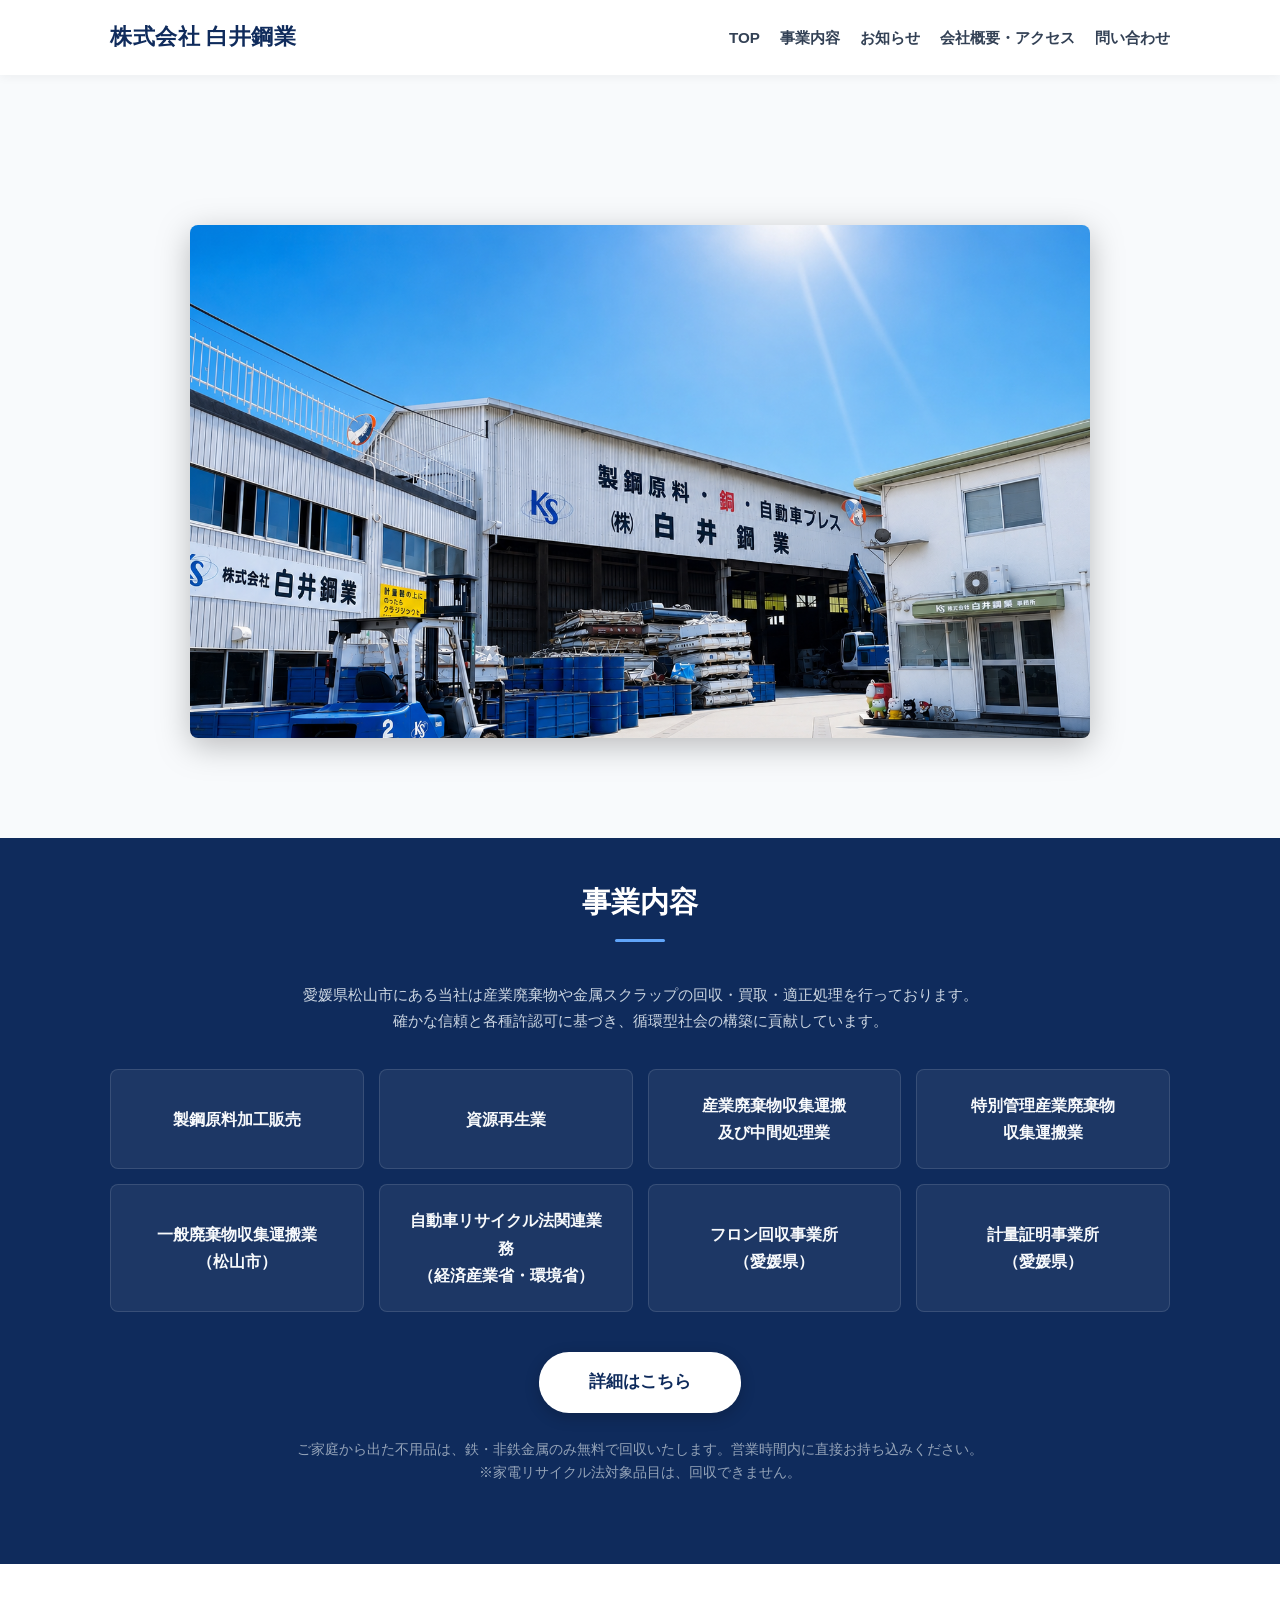
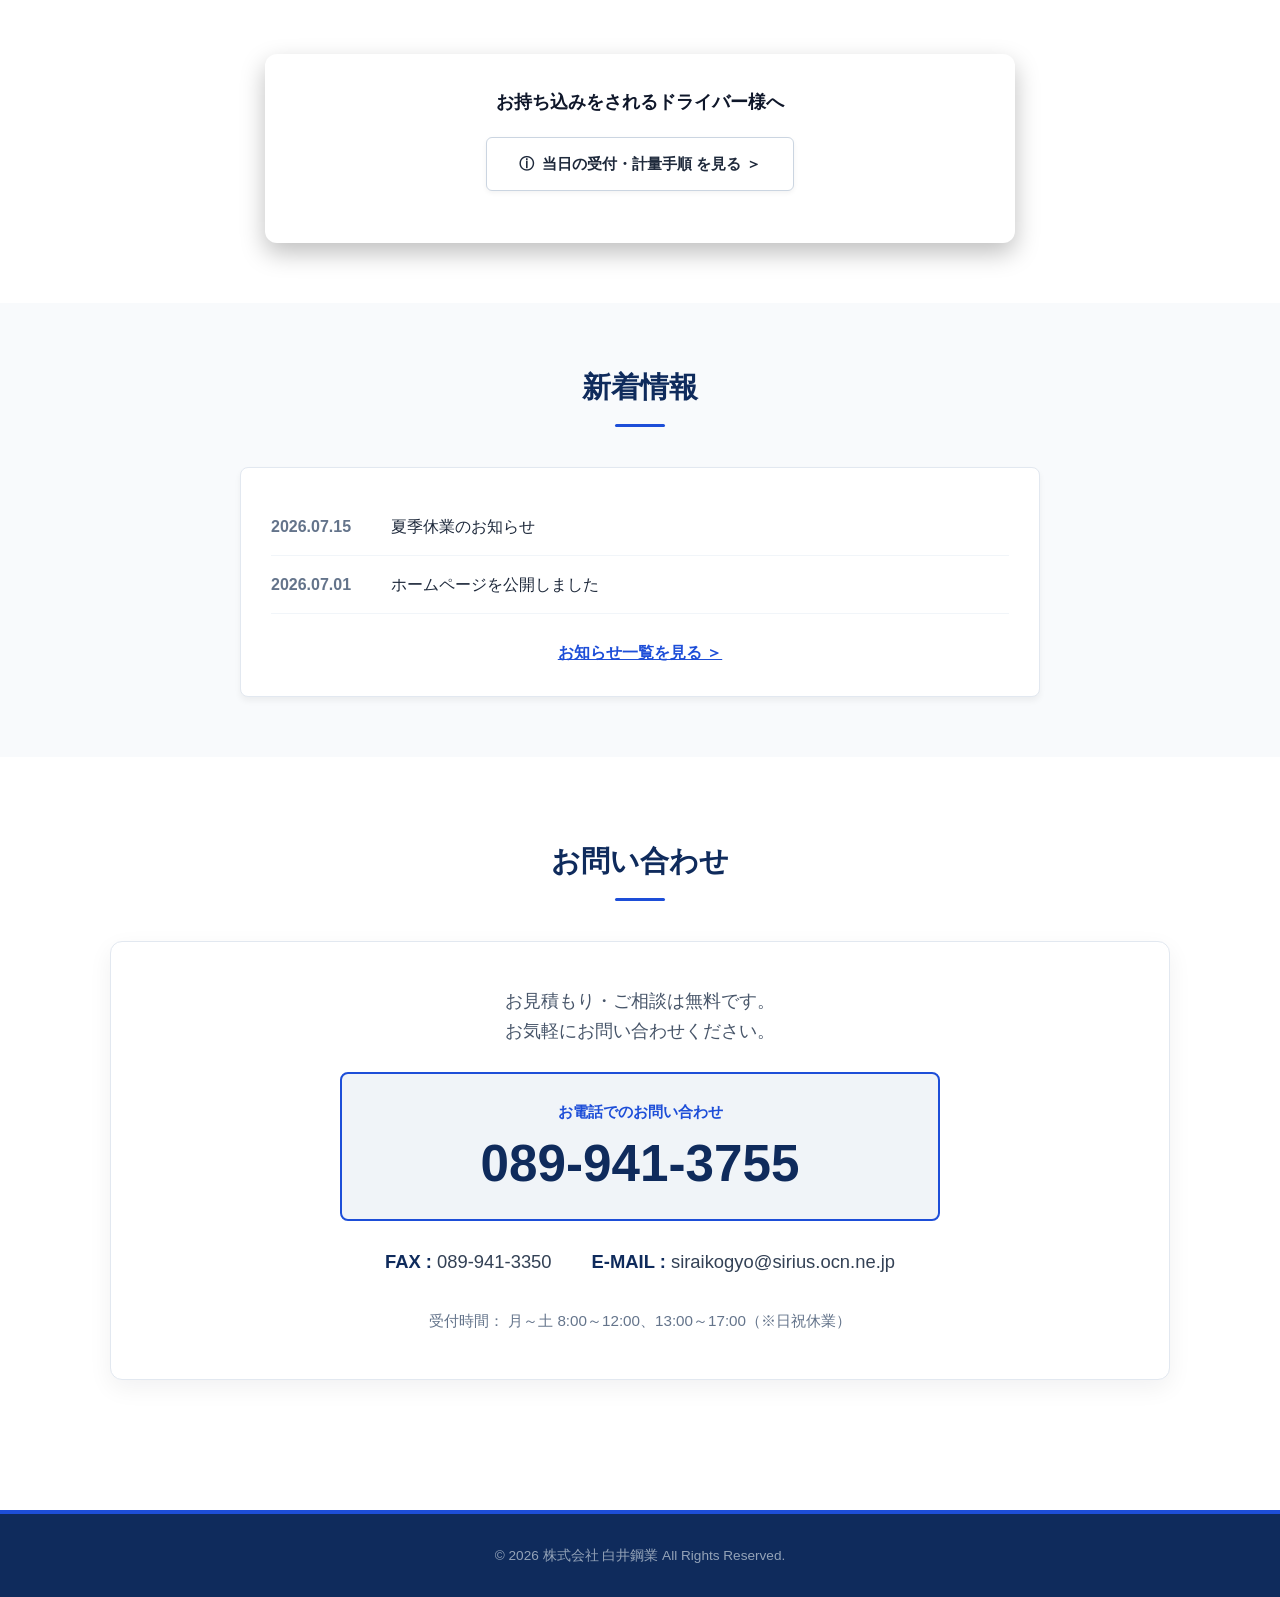
<file: index.html>
<!DOCTYPE html>
<html lang="ja">
<head>
    <meta charset="UTF-8">
    <meta name="viewport" content="width=device-width, initial-scale=1.0">
    <title>株式会社 白井鋼業</title>
    
    <!-- 検索結果に表示させる説明文 -->
    <meta name="description" content="愛媛県松山市にある当社は産業廃棄物や金属スクラップの回収・買取・適正処理を行っております。確かな信頼と各種許認可に基づき、循環型社会の構築に貢献しています。製鋼原料加工販売、資源再生業、産業廃棄物収集運搬及び中間処理業。">
    
    <!-- 検索結果やSNSで表示させる画像（外観画像のファイル名を指定） -->
    <meta property="og:image" content="https://ks-shiraikogyo.com/gaikan.jpg">

    <link rel="stylesheet" href="style.css">
</head>
<body>

   <header>
    <div class="header-wrap">
        <div class="logo"><a href="index.html">株式会社 白井鋼業</a></div>
        
        <!-- スマホ用メニューボタン -->
        <button class="menu-btn" id="menuBtn">
            <span></span>
            <span></span>
            <span></span>
        </button>

        <nav>
            <ul class="nav-links" id="navLinks">
                <li><a href="index.html">TOP</a></li>
                <li><a href="#business">事業内容</a></li>
                <li><a href="news.html">お知らせ</a></li>
                <li><a href="about.html">会社概要・アクセス</a></li>
                <li><a href="#contact">問い合わせ</a></li>
            </ul>
        </nav>
    </div>
</header>

<section class="hero">
        <div class="hero-content container">
            <img src="gaikan.png" alt="株式会社白井鋼業 会社外観" class="fade-in-up">
            
            </div>
        </div>
    </section>

    <section id="business">
        <div class="container">
            <h2 class="section-title">事業内容</h2>
            <p style="text-align: center; margin-bottom: 35px; color: #cbd5e1; font-size: 0.95rem;">愛媛県松山市にある当社は産業廃棄物や金属スクラップの回収・買取・適正処理を行っております。<br>確かな信頼と各種許認可に基づき、循環型社会の構築に貢献しています。</p>
            
            <div class="business-card-grid">
                <div class="business-card">製鋼原料加工販売</div>
                <div class="business-card">資源再生業</div>
                <div class="business-card">産業廃棄物収集運搬<br>及び中間処理業</div>
                <div class="business-card">特別管理産業廃棄物<br>収集運搬業</div>
                <div class="business-card">一般廃棄物収集運搬業<br>（松山市）</div>
                <div class="business-card">自動車リサイクル法関連業務<br>（経済産業省・環境省）</div>
                <div class="business-card">フロン回収事業所<br>（愛媛県）</div>
                <div class="business-card">計量証明事業所<br>（愛媛県）</div>
            </div>

            <div class="business-btn-wrap">
                <a href="business.html" class="btn-business-detail">詳細はこちら</a>
            </div>


 <p class="individual-note">ご家庭から出た不用品は、鉄・非鉄金属のみ無料で回収いたします。営業時間内に直接お持ち込みください。<br>※家電リサイクル法対象品目は、回収できません。</p>

               </section>

<!-- ② お持ち込みのご案内（余白調整＆タイトル統一版） -->
    <section id="visit-guide" style="padding: 60px 0;">
    <div class="container">

        <div style="background: #ffffff; border-radius: 12px; padding: 32px 20px; text-align: center; max-width: 750px; margin: 30px auto 0 auto; box-shadow: 0 10px 25px rgba(0,0,0,0.25);">
            
            </p>
            <h3 style="font-size: 1.15rem; color: #0f172a; margin-bottom: 20px; font-weight: bold; border: none; padding: 0;">
                お持ち込みをされるドライバー様へ
            </h3>
            
            <div style="margin-bottom: 20px;">
<a href="visit.html" style="display: inline-flex; align-items: center; justify-content: center; gap: 8px; background: #ffffff; color: #1e293b; border: 1px solid #cbd5e1; font-weight: bold; padding: 13px 32px; border-radius: 6px; text-decoration: none; font-size: 0.95rem; box-shadow: 0 2px 5px rgba(0,0,0,0.05); transition: all 0.2s ease;">
                        <span>ⓘ</span> 当日の受付・計量手順 を見る ＞
                    </a>
            </div>

        </div>
    </div>
</section>


 <!-- 新着情報セクション -->
<section id="news-section" style="background: #f8fafc; padding: 60px 0;">
    <div class="container">
        <h2 class="section-title">新着情報</h2>
        <div class="news-frame" style="background: #fff; border: 1px solid #e2e8f0; border-radius: 8px; padding: 30px; max-width: 800px; margin: 0 auto; box-shadow: 0 4px 6px rgba(0,0,0,0.05);">
            <ul class="news-list">
                <li style="padding: 15px 0; border-bottom: 1px solid #f1f5f9; display: flex; gap: 20px;">
                    <span style="color: #64748b; font-weight: bold; min-width: 100px;">2026.07.15</span>
                    <span style="color: var(--dark-color);">夏季休業のお知らせ</span>
                </li>
                <li style="padding: 15px 0; border-bottom: 1px solid #f1f5f9; display: flex; gap: 20px;">
                    <span style="color: #64748b; font-weight: bold; min-width: 100px;">2026.07.01</span>
                    <span style="color: var(--dark-color);">ホームページを公開しました</span>
                </li>
            </ul>
            <div style="text-align: center; margin-top: 25px;">
                <a href="news.html" style="color: var(--secondary-color); font-weight: bold; text-decoration: underline;">お知らせ一覧を見る ＞</a>
            </div>
        </div>
    </div>
</section>


    <section id="contact">
        <div class="container">
            <h2 class="section-title">お問い合わせ</h2>
            <div class="contact-box">
                <p style="font-size: 1.1rem; color: #475569; font-weight: 500;">お見積もり・ご相談は無料です。<br>お気軽にお問い合わせください。</p>
                
                <div class="tel-card">
                    <label>お電話でのお問い合わせ</label>
                    <div class="tel-number"><a href="tel:0899413755">089-941-3755</a></div>
                </div>

<!-- ==========================================
     PC用レイアウト（横並び・元通り）
     ========================================== -->
<div class="pc-contact-info">
    <div class="sub-contact-line">
        <span><strong>FAX :</strong> 089-941-3350</span>
        <span><strong>E-MAIL :</strong> <a href="mailto:siraikogyo@sirius.ocn.ne.jp">siraikogyo@sirius.ocn.ne.jp</a></span>
    </div>
    <p style="margin-top: 30px; color: #64748b; font-size: 0.95rem;">
        受付時間： 月～土 8:00～12:00、13:00～17:00（※日祝休業）
    </p>
</div>

<!-- ==========================================
     スマホ用レイアウト（コロン縦揃え・綺麗版）
     ========================================== -->
<div class="sp-contact-info">
    <div class="contact-info-table">
        <div class="info-row">
            <div class="info-label">FAX</div>
            <div class="info-colon">:</div>
            <div class="info-value">089-941-3350</div>
        </div>
        <div class="info-row">
            <div class="info-label">E-MAIL</div>
            <div class="info-colon">:</div>
            <div class="info-value"><a href="mailto:siraikogyo@sirius.ocn.ne.jp">siraikogyo@sirius.ocn.ne.jp</a></div>
        </div>
        <div class="info-row">
            <div class="info-label">受付時間</div>
            <div class="info-colon">:</div>
            <div class="info-value">
    <div class="hours-time-list">
        <div>08:00～12:00、13:00～17:00</div>
        <div> <span class="holiday">※日祝休業</span></div>
    </div>
                </div>
            </div>
        </div>
    </div>
</div>
    </section>

    <footer>
        <p>&copy; 2026 株式会社 白井鋼業 All Rights Reserved.</p>
    </footer>

    <script>
        const menuBtn = document.getElementById('menuBtn');
        const navLinks = document.getElementById('navLinks');
        menuBtn.addEventListener('click', () => {
            menuBtn.classList.toggle('active');
            navLinks.classList.toggle('active');
        });
    </script>
</body>
</html>
</file>
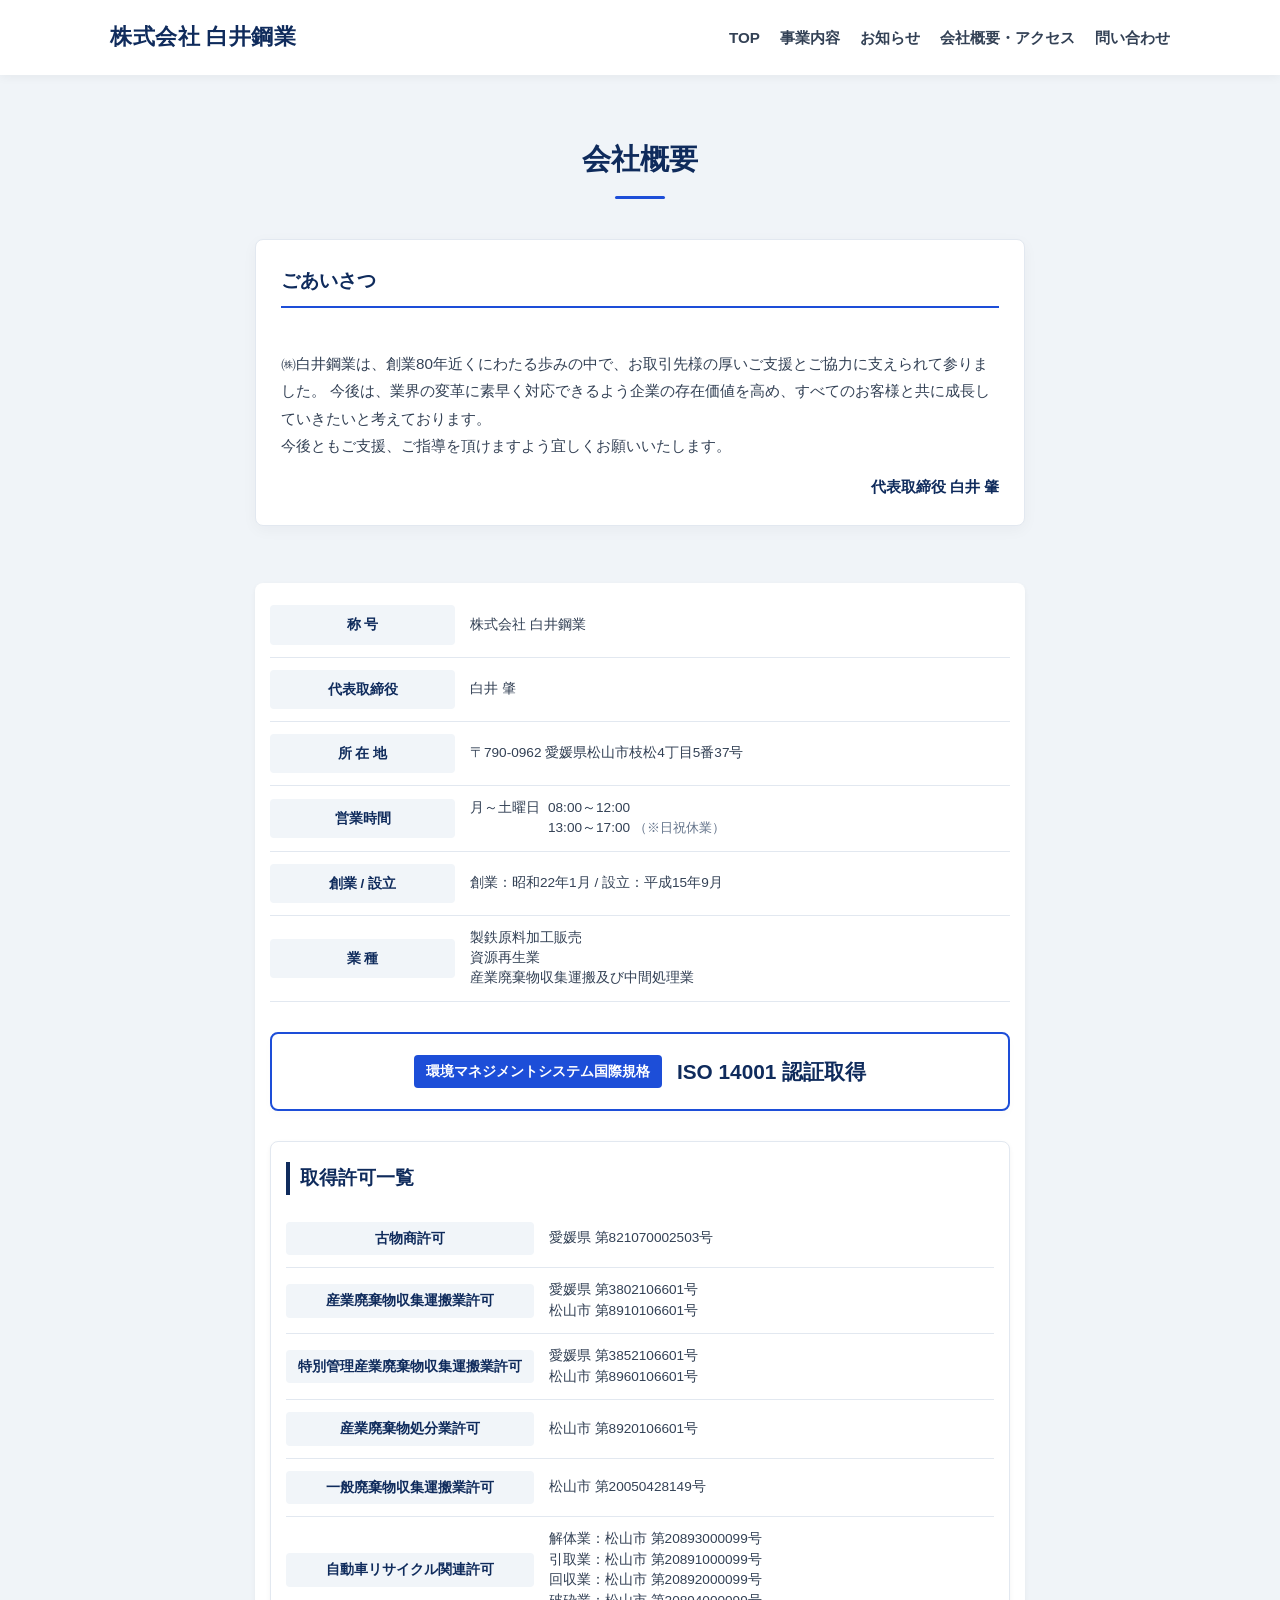
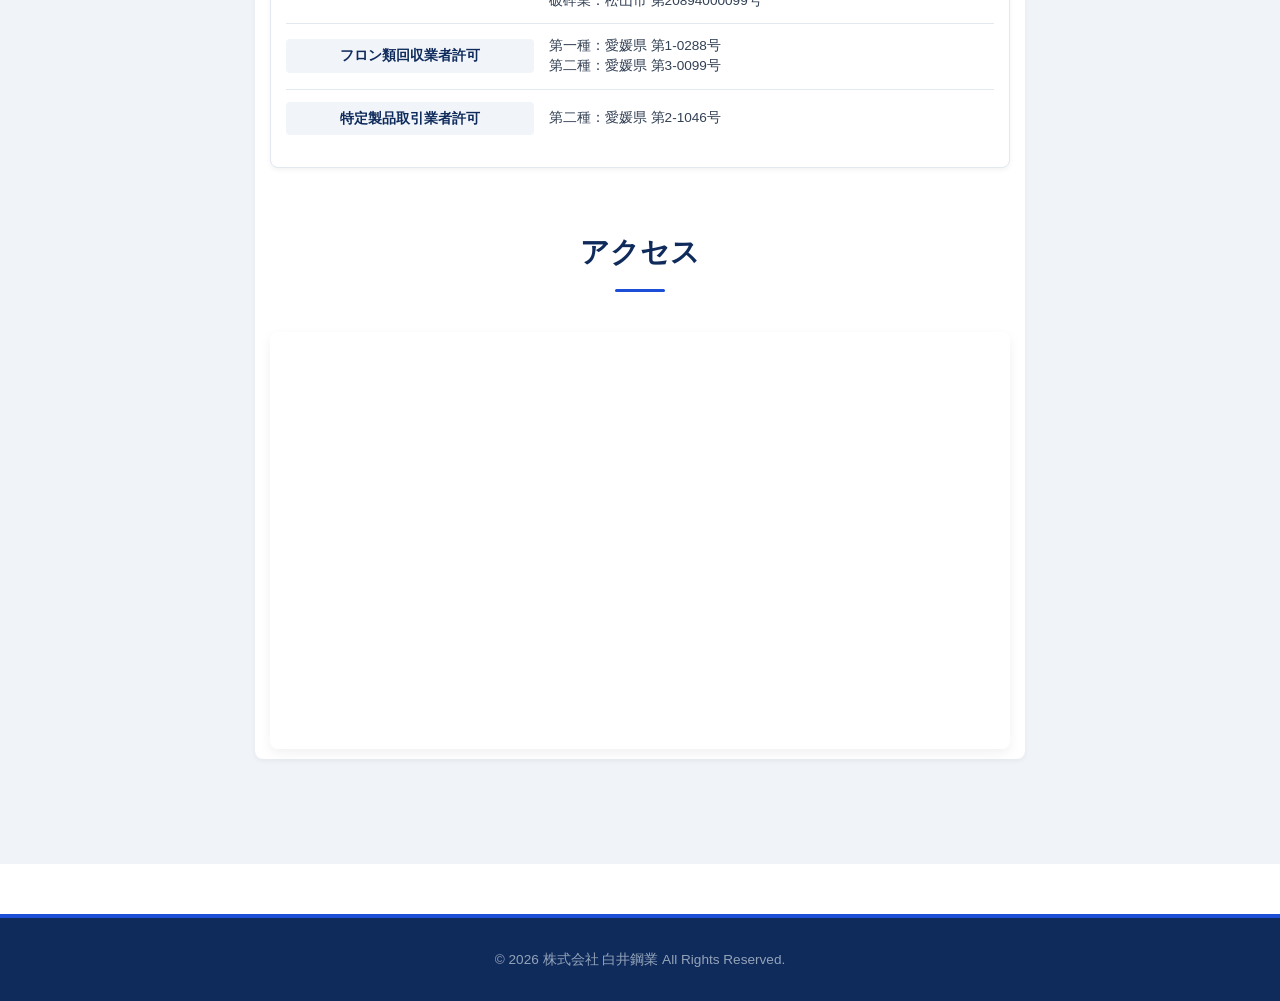
<file: about.html>
<!DOCTYPE html>
<html lang="ja">
<head>
    <meta charset="UTF-8">
    <meta name="viewport" content="width=device-width, initial-scale=1.0">
    <title>会社概要・アクセス | 株式会社 白井鋼業</title>
    <link rel="stylesheet" href="style.css">
</head>
<body>

    <!-- ヘッダー -->
    <header>
        <div class="header-wrap">
            <div class="logo"><a href="index.html">株式会社 白井鋼業</a></div>
            
            <button class="menu-btn" id="menuBtn" aria-label="メニューを開く">
                <span></span>
                <span></span>
                <span></span>
            </button>

            <nav>
                <ul class="nav-links" id="navLinks">
                    <li><a href="index.html">TOP</a></li>
                    <li><a href="index.html#business">事業内容</a></li>
                    <li><a href="news.html">お知らせ</a></li>
                    <li><a href="about.html">会社概要・アクセス</a></li>
                    <li><a href="index.html#contact">問い合わせ</a></li>
                </ul>
            </nav>
        </div>
    </header>

    <!-- 会社概要＆許認可セクション -->
    <section id="about">
        <div class="about-container">
            
            <h2 class="section-title">会社概要</h2>

            <!-- 代表ごあいさつ -->
            <div class="card" style="margin-bottom: 30px; padding: 25px;">
                <h3 style="color: #0f2b5c; margin-bottom: 15px; font-size: 1.2rem; border-bottom: 2px solid #1d4ed8; padding-bottom: 8px;">ごあいさつ</h3>
                <p style="font-size: 0.95rem; line-height: 1.8; color: #334155; margin-bottom: 15px;"><br>
                    ㈱白井鋼業は、創業80年近くにわたる歩みの中で、お取引先様の厚いご支援とご協力に支えられて参りました。
今後は、業界の変革に素早く対応できるよう企業の存在価値を高め、すべてのお客様と共に成長していきたいと考えております。<br>
                    今後ともご支援、ご指導を頂けますよう宜しくお願いいたします。
                </p>
                <p style="text-align: right; font-weight: bold; color: #0f2b5c; font-size: 0.95rem;">
                    代表取締役 白井 肇
                </p>
            </div><br>
            
            <!-- 会社基本情報 -->
            <div class="profile-card">
                <div class="profile-item">
                    <div class="profile-label">称 号</div>
                    <div class="profile-val">株式会社 白井鋼業</div>
                </div>
                <div class="profile-item">
                    <div class="profile-label">代表取締役</div>
                    <div class="profile-val">白井 肇</div>
                </div>
                <div class="profile-item">
                    <div class="profile-label">所 在 地</div>
                    <div class="profile-val">
                        〒790-0962 愛媛県松山市枝松4丁目5番37号
                    </div>
                </div>
                <div class="profile-item">
                    <div class="profile-label">営業時間</div>
                    <div class="profile-val">
                        <div class="business-hours">
                            <span class="day">月～土曜日</span>
                            <span class="time">
                                08:00～12:00<br>
                                13:00～17:00 <small>（※日祝休業）</small>
                            </span>
                        </div>
                    </div>
                </div>
                <div class="profile-item">
                    <div class="profile-label">創業 / 設立</div>
                    <div class="profile-val">創業：昭和22年1月 / 設立：平成15年9月</div>
                </div>
                <div class="profile-item">
                    <div class="profile-label">業 種</div>
                    <div class="profile-val">製鉄原料加工販売<br>
                                             資源再生業<br>
                                             産業廃棄物収集運搬及び中間処理業</div>
            </div>

            <!-- ISO 14001 ボックス -->
            <div class="iso-box">
                <span class="iso-badge">環境マネジメントシステム国際規格</span>
                <span class="iso-text">ISO 14001 認証取得</span>
            </div>


            <!-- 取得許可カード -->
            <div class="card license-card">
                <h3 class="license-title">取得許可一覧</h3>

                <div class="license-item">
                    <div class="license-label">古物商許可</div>
                    <div class="license-val">愛媛県 第821070002503号</div>
                </div>

                <div class="license-item">
                    <div class="license-label">産業廃棄物収集運搬業許可</div>
                    <div class="license-val">
                        愛媛県 第3802106601号<br>
                        松山市 第8910106601号
                    </div>
                </div>

                <div class="license-item">
                    <div class="license-label">特別管理産業廃棄物収集運搬業許可</div>
                    <div class="license-val">
                        愛媛県 第3852106601号<br>
                        松山市 第8960106601号
                    </div>
                </div>

                <div class="license-item">
                    <div class="license-label">産業廃棄物処分業許可</div>
                    <div class="license-val">
                        松山市 第8920106601号
                    </div>
                </div>

                <div class="license-item">
                    <div class="license-label">一般廃棄物収集運搬業許可</div>
                    <div class="license-val">
                        松山市 第20050428149号
                    </div>
                </div>

                <div class="license-item">
                    <div class="license-label">自動車リサイクル関連許可</div>
                    <div class="license-val">
                        解体業：松山市 第20893000099号<br>
                        引取業：松山市 第20891000099号<br>
                        回収業：松山市 第20892000099号<br>
                        破砕業：松山市 第20894000099号
                    </div>
                </div>

                <div class="license-item">
                    <div class="license-label">フロン類回収業者許可</div>
                    <div class="license-val">
                        第一種：愛媛県 第1-0288号<br>
                        第二種：愛媛県 第3-0099号
                    </div>
                </div>

                <div class="license-item">
                    <div class="license-label">特定製品取引業者許可</div>
                    <div class="license-val">
                        第二種：愛媛県 第2-1046号
                    </div>
                </div>
            </div>

            <!-- アクセス＆Googleマップ -->
            <div class="access-section">
                <h2 class="section-title">アクセス</h2>
                <div class="map-container">
                    <iframe src="https://www.google.com/maps/embed?pb=!1m18!1m12!1m3!1d3931.378990721318!2d132.7812242761702!3d33.831172629370386!2m3!1f0!2f0!3f0!3m2!1i1024!2i768!4f13.1!3m3!1m2!1s0x354fe5fd306ce863%3A0xf40fdbd96e90636!2zKOagqinnmb3kupXpi7zmpa0!5e1!3m2!1sja!2sjp!4v1782179105269!5m2!1sja!2sjp" loading="lazy" referrerpolicy="no-referrer-when-downgrade"></iframe>
                </div>
            </div>

        </div>
    </section>

    <!-- フッター -->
    <footer>
        <p>&copy; 2026 株式会社 白井鋼業 All Rights Reserved.</p>
    </footer>

    <script>
        const menuBtn = document.getElementById('menuBtn');
        const navLinks = document.getElementById('navLinks');
        if (menuBtn && navLinks) {
            menuBtn.addEventListener('click', () => {
                menuBtn.classList.toggle('active');
                navLinks.classList.toggle('active');
            });
        }
    </script>

</body>
</html>
</file>
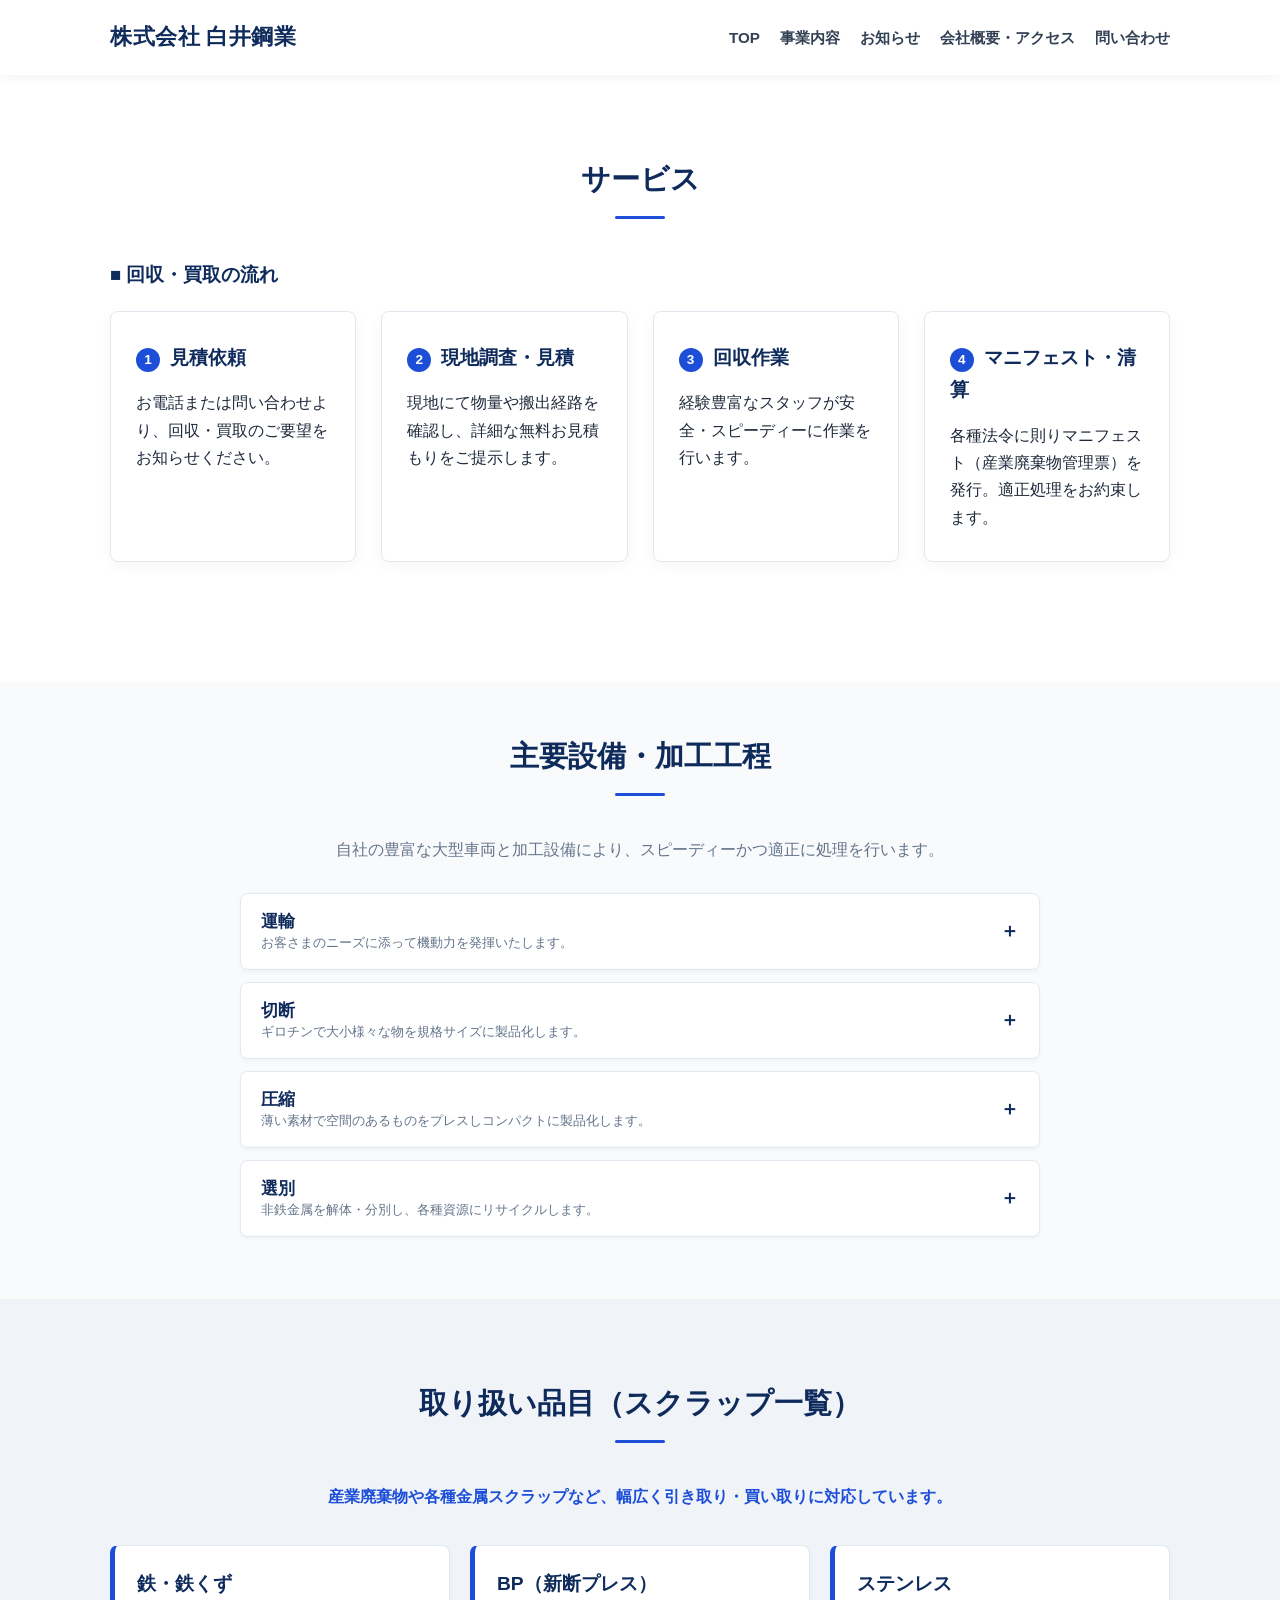
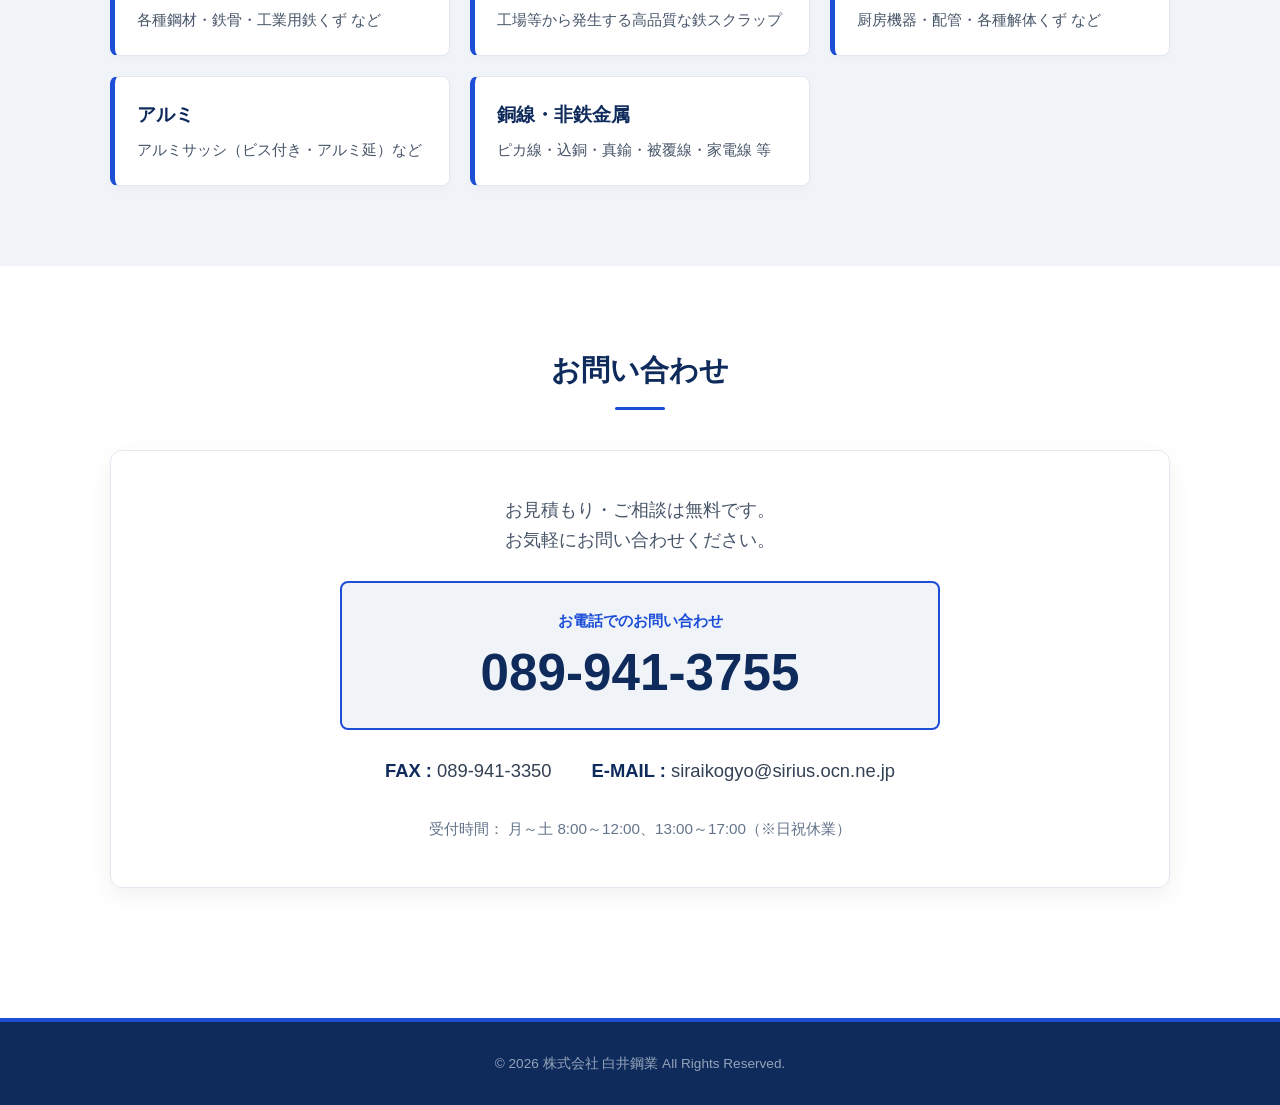
<file: business.html>
<!DOCTYPE html>
<html lang="ja">
<head>
    <meta charset="UTF-8">
    <meta name="viewport" content="width=device-width, initial-scale=1.0">
    <title>事業内容 | 株式会社 白井鋼業</title>
    <link rel="stylesheet" href="style.css">
    <style>
        /* 画像のレスポンシブ・スタイル調整 */
        .acc-img {
            width: 100%;
            height: 200px;
            object-fit: cover;
            border-radius: 6px;
            display: block;
        }

        /* --------------------------------------------------
           スマホ（画面幅768px以下）専用の調整
           -------------------------------------------------- */
        @media (max-width: 768px) {
            /* アコーディオン見出しのタイトル */
            .acc-title {
                font-size: 1rem !important;
                display: flex;
                flex-direction: column;
                align-items: flex-start;
                gap: 4px;
            }

            /* タイトル横の補足テキスト（small） */
            .acc-title small {
                font-size: 0.75rem !important;
                color: #64748b;
                font-weight: normal;
                line-height: 1.3;
                display: block;
            }

            /* 車両リストの文字サイズ調整 */
            .equip-list {
                font-size: 0.85rem !important;
                padding-left: 0 !important;
                list-style: none !important;
            }

            .equip-list li {
                padding: 6px 0;
                border-bottom: 1px dashed #e2e8f0;
                line-height: 1.4;
            }

            /* 中見出し（■ 保有車両・重機、■ 取扱非鉄金属全般） */
            .acc-text h4 {
                font-size: 0.95rem !important;
                margin-top: 15px !important;
                margin-bottom: 8px !important;
            }

            /* スマホ用：非鉄金属リスト（銅・基盤・アルミ...）の調整 */
            .non-ferrous-text {
                font-size: 0.85rem !important;
                line-height: 1.6 !important;
                color: #334155 !important;
            }
        }
    </style>
</head>
<body>

    <!-- ヘッダー -->
    <header>
        <div class="container header-wrap">
            <div class="logo"><a href="index.html">株式会社 白井鋼業</a></div>
            <button class="menu-btn" id="menuBtn">
                <span></span>
                <span></span>
                <span></span>
            </button>
            <nav>
                <ul class="nav-links" id="navLinks">
                    <li><a href="index.html#top">TOP</a></li>
                    <li><a href="business.html">事業内容</a></li>
                    <li><a href="news.html">お知らせ</a></li>
                    <li><a href="about.html">会社概要・アクセス</a></li>
                    <li><a href="index.html#contact">問い合わせ</a></li>
                </ul>
            </nav>
        </div>
    </header>

    <!-- 1. サービス（回収・買取の流れ） -->
    <section id="corporate">
        <div class="container">
            <h2 class="section-title" style="margin-top: 30px;">サービス</h2>
            
            <h3 style="margin-bottom:20px; font-weight:bold; color: var(--primary-color);">■ 回収・買取の流れ</h3>
            <div class="grid">
                <div class="card">
                    <h3><span class="step-num">1</span>見積依頼</h3>
                    <p>お電話または問い合わせより、回収・買取のご要望をお知らせください。</p>
                </div>
                <div class="card">
                    <h3><span class="step-num">2</span>現地調査・見積</h3>
                    <p>現地にて物量や搬出経路を確認し、詳細な無料お見積もりをご提示します。</p>
                </div>
                <div class="card">
                    <h3><span class="step-num">3</span>回収作業</h3>
                    <p>経験豊富なスタッフが安全・スピーディーに作業を行います。</p>
                </div>
                <div class="card">
                    <h3><span class="step-num">4</span>マニフェスト・清算</h3>
                    <p>各種法令に則りマニフェスト（産業廃棄物管理票）を発行。適正処理をお約束します。</p>
                </div>
            </div>
        </div>
    </section>

    <!-- 2. 主要設備・加工工程（アコーディオン） -->
    <section id="facility" style="background-color: #f8fafc; padding: 50px 0;">
        <div class="container">
            <h2 class="section-title">主要設備・加工工程</h2>
            <p style="text-align: center; margin-bottom: 30px; color: #64748b;">
                自社の豊富な大型車両と加工設備により、スピーディーかつ適正に処理を行います。
            </p>

            <div class="accordion-container">
                <!-- 項目1：運輸 -->
                <div class="accordion-item">
                    <button class="accordion-header">
                        <span class="acc-title">運輸 <small>お客さまのニーズに添って機動力を発揮いたします。</small></span>
                        <span class="acc-icon">＋</span>
                    </button>
                    <div class="accordion-content">
                        <div class="acc-body">
                            <div class="acc-img-grid">
                                <img src="images/truck.png" alt="自社車両写真" class="acc-img">
                                <img src="images/heavy-machinery.png" alt="重機写真" class="acc-img">
                            </div>
                            <div class="acc-text">
                                <h4>■ 保有車両・重機</h4>
                                <ul class="equip-list">
                                    <li>大型ダンプ（マグネット等） （7台）</li>
                                    <li>増トンユニック （3台）</li>
                                    <li>4tユニック・アールロール （3台）</li>
                                    <li>3t先導車 （1台）</li>
                                    <li>回送車 （1台）</li>
                                    <li>フォークリフト （4台）</li>
                                    <li>ラフタークレーン / クレーン車 （4台）</li>
                                    <li>ユンボ / バックホー （5台）</li>
                                </ul>
                            </div>
                        </div>
                    </div>
                </div>

                <!-- 項目2：切断 -->
                <div class="accordion-item">
                    <button class="accordion-header">
                        <span class="acc-title">切断 <small>ギロチンで大小様々な物を規格サイズに製品化します。</small></span>
                        <span class="acc-icon">＋</span>
                    </button>
                    <div class="accordion-content">
                        <div class="acc-body">
                            <div class="acc-img-grid">
                                <img src="images/guillotine.png" alt="ギロチン加工写真" class="acc-img">
                            </div>
                            <div class="acc-text">
                                <h4>■ 主要設備</h4>
                                <ul class="equip-list">
                                    <li>ギロチンプレス機 （1,000t等）（2台）</li>
                                </ul>
                            </div>
                        </div>
                    </div>
                </div>

                <!-- 項目3：圧縮 -->
                <div class="accordion-item">
                    <button class="accordion-header">
                        <span class="acc-title">圧縮 <small>薄い素材で空間のあるものをプレスしコンパクトに製品化します。</small></span>
                        <span class="acc-icon">＋</span>
                    </button>
                    <div class="accordion-content">
                        <div class="acc-body">
                            <div class="acc-img-grid">
                                <img src="images/press.png" alt="プレス加工写真" class="acc-img">
                            </div>
                            <div class="acc-text">
                                <h4>■ 主要設備</h4>
                                <ul class="equip-list">
                                    <li>スクラッププレス機 500t （1台）</li>
                                    <li>天井クレーン （2基）</li>
                                </ul>
                            </div>
                        </div>
                    </div>
                </div>

                <!-- 項目4：選別 -->
                <div class="accordion-item">
                    <button class="accordion-header">
                        <span class="acc-title">選別 <small>非鉄金属を解体・分別し、各種資源にリサイクルします。</small></span>
                        <span class="acc-icon">＋</span>
                    </button>
                    <div class="accordion-content">
                        <div class="acc-body">
                            <div class="acc-img-grid">
                                <img src="images/sorting.png" alt="選別作業写真" class="acc-img">
                                <img src="images/scrap.png" alt="スクラップ写真" class="acc-img">
                            </div>
                            <div class="acc-text">
                                <h4>■ 取扱非鉄金属全般</h4>
                                <p class="non-ferrous-text" style="color: #334155; line-height: 1.6;">
                                    銅・基盤・アルミ・ステンレス・真鍮・砲金・その他
                                </p>
                            </div>
                        </div>
                    </div>
                </div>

            </div>
        </div>
    </section>

    <!-- 3. 取り扱い品目 -->
    <section id="items">
        <div class="container">
            <h2 class="section-title">取り扱い品目（スクラップ一覧）</h2>
            <p style="text-align: center; margin-bottom: 35px; font-weight: bold; color: var(--secondary-color);">
                産業廃棄物や各種金属スクラップなど、幅広く引き取り・買い取りに対応しています。
            </p>

            <div class="items-list">
                <div class="item-box">
                    <div class="item-title">鉄・鉄くず</div>
                    <div class="item-desc">各種鋼材・鉄骨・工業用鉄くず など</div>
                </div>
                <div class="item-box">
                    <div class="item-title">BP（新断プレス）</div>
                    <div class="item-desc">工場等から発生する高品質な鉄スクラップ</div>
                </div>
                <div class="item-box">
                    <div class="item-title">ステンレス</div>
                    <div class="item-desc">厨房機器・配管・各種解体くず など</div>
                </div>
                <div class="item-box">
                    <div class="item-title">アルミ</div>
                    <div class="item-desc">アルミサッシ（ビス付き・アルミ延）など</div>
                </div>
                <div class="item-box">
                    <div class="item-title">銅線・非鉄金属</div>
                    <div class="item-desc">ピカ線・込銅・真鍮・被覆線・家電線 等</div>
                </div>
            </div>
        </div>
    </section>

    <section id="contact">
        <div class="container">
            <h2 class="section-title">お問い合わせ</h2>
            <div class="contact-box">
                <p style="font-size: 1.1rem; color: #475569; font-weight: 500;">お見積もり・ご相談は無料です。<br>お気軽にお問い合わせください。</p>
                
                <div class="tel-card">
                    <label>お電話でのお問い合わせ</label>
                    <div class="tel-number"><a href="tel:0899413755">089-941-3755</a></div>
                </div>

                <!-- PC用レイアウト -->
                <div class="pc-contact-info">
                    <div class="sub-contact-line">
                        <span><strong>FAX :</strong> 089-941-3350</span>
                        <span><strong>E-MAIL :</strong> <a href="mailto:siraikogyo@sirius.ocn.ne.jp">siraikogyo@sirius.ocn.ne.jp</a></span>
                    </div>
                    <p style="margin-top: 30px; color: #64748b; font-size: 0.95rem;">
                        受付時間： 月～土 8:00～12:00、13:00～17:00（※日祝休業）
                    </p>
                </div>

                <!-- スマホ用レイアウト -->
                <div class="sp-contact-info">
                    <div class="contact-info-table">
                        <div class="info-row">
                            <div class="info-label">FAX</div>
                            <div class="info-colon">:</div>
                            <div class="info-value">089-941-3350</div>
                        </div>
                        <div class="info-row">
                            <div class="info-label">E-MAIL</div>
                            <div class="info-colon">:</div>
                            <div class="info-value"><a href="mailto:siraikogyo@sirius.ocn.ne.jp">siraikogyo@sirius.ocn.ne.jp</a></div>
                        </div>
                        <div class="info-row">
                            <div class="info-label">受付時間</div>
                            <div class="info-colon">:</div>
                            <div class="info-value">
                                <div class="hours-time-list">
                                    <div>08:00～12:00、13:00～17:00</div>
                                    <div> <span class="holiday">※日祝休業</span></div>
                                </div>
                            </div>
                        </div>
                    </div>
                </div>
            </div>
        </div>
    </section>

    <!-- フッター -->
    <footer>
        <p>&copy; 2026 株式会社 白井鋼業 All Rights Reserved.</p>
    </footer>

    <!-- アコーディオン動作用 JavaScript -->
    <script>
        // ハンバーガーメニュー
        const menuBtn = document.getElementById('menuBtn');
        const navLinks = document.getElementById('navLinks');
        if (menuBtn && navLinks) {
            menuBtn.addEventListener('click', () => {
                menuBtn.classList.toggle('active');
                navLinks.classList.toggle('active');
            });
        }

        // アコーディオン開閉動作
        const accHeaders = document.querySelectorAll('.accordion-header');
        accHeaders.forEach(header => {
            header.addEventListener('click', () => {
                const item = header.parentElement;
                item.classList.toggle('active');
            });
        });
    </script>
</body>
</html>
</file>
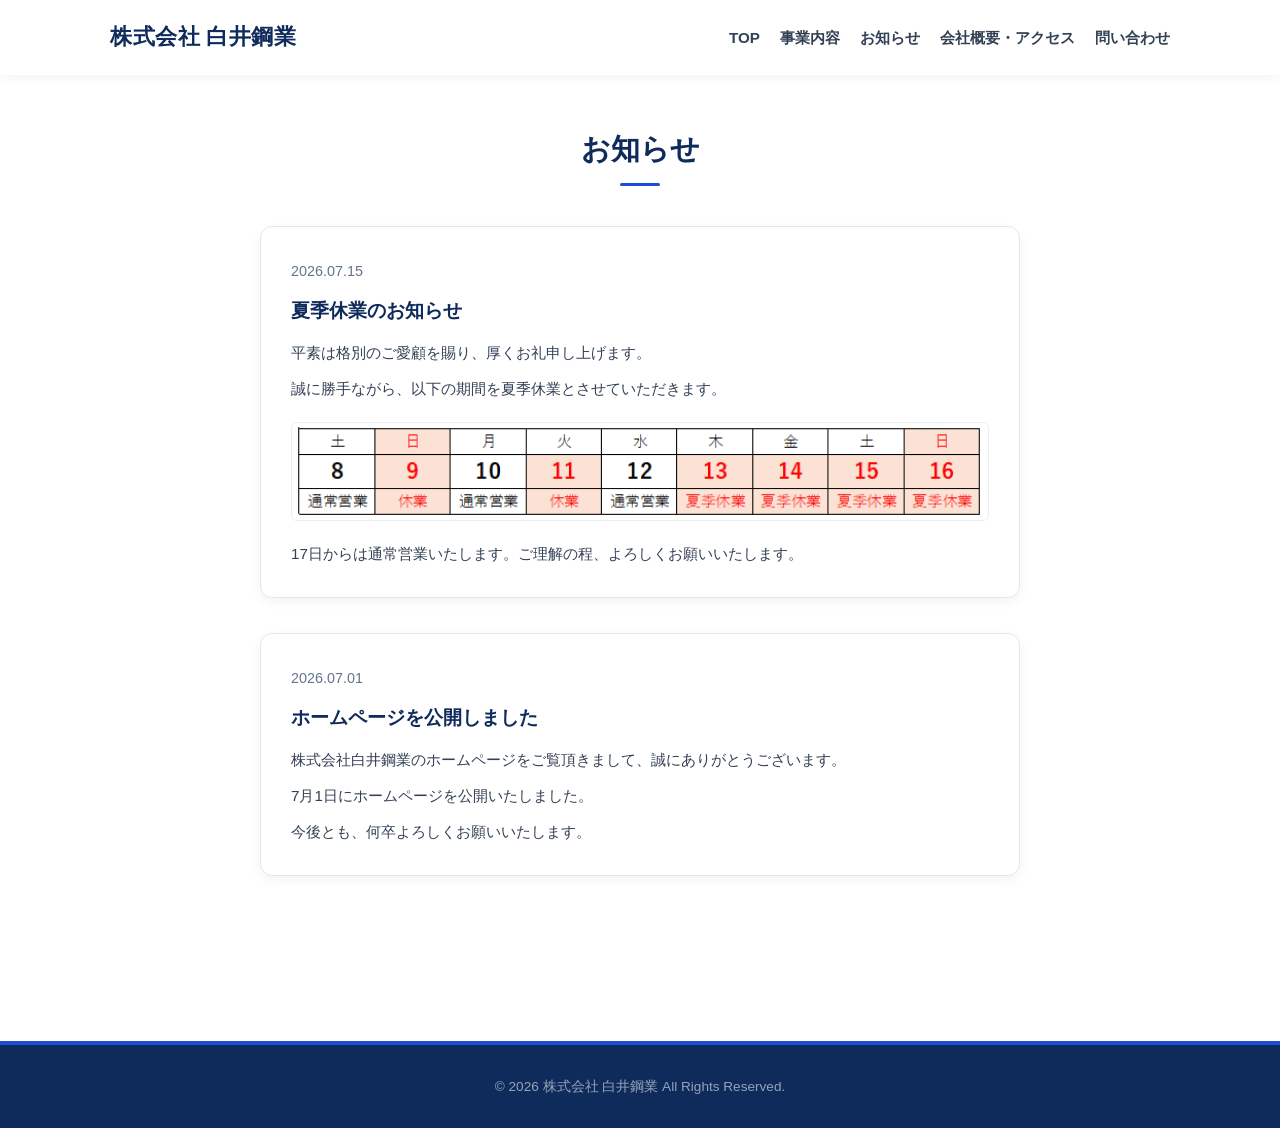
<file: news.html>
<!DOCTYPE html>
<html lang="ja">
<head>
    <meta charset="UTF-8">
    <meta name="viewport" content="width=device-width, initial-scale=1.0">
    <title>お知らせ | 株式会社 白井鋼業</title>
    <link rel="stylesheet" href="style.css">
    
    <!-- スマホ・PC両対応のための簡易調整スタイル（style.cssに記述してもOK） -->
    <style>
        /* ベースの幅と全体余白 */
.container {
    max-width: 800px;
    margin: 0 auto;
    padding: 30px 20px 60px; /* 画面端との余白をしっかり確保 */
    box-sizing: border-box;
}

.section-title {
    text-align: center;
    font-size: 1.5rem;
    font-weight: bold;
    color: #0f2b5c;
    margin-bottom: 25px;
    padding-bottom: 12px;
    position: relative;
}

.section-title::after {
    content: '';
    position: absolute;
    bottom: 0;
    left: 50%;
    transform: translateX(-50%);
    width: 40px;
    height: 3px;
    background-color: #1d4ed8;
    border-radius: 2px;
}

/* ★お知らせカード（余白の調整） */
.news-item {
    background: #ffffff;
    padding: 20px !important; /* 内側の上下左右に20pxの隙間を強制適用 */
    margin-bottom: 20px;
    border-radius: 12px;     /* 少し丸みを増やして優しく */
    border: 1px solid #e2e8f0;
    box-shadow: 0 4px 12px rgba(0, 0, 0, 0.05); /* ほんのり上品な影 */
    box-sizing: border-box !important;
}

/* お知らせ内の日付・タイトル・本文 */
.news-item .date {
    display: inline-block;
    color: #64748b;
    font-size: 0.85rem;
    font-weight: 500;
    margin-bottom: 5px;
}

.news-item h3 {
    font-size: 1.15rem;
    color: #0f2b5c;
    margin: 5px 0 15px;
    line-height: 1.4;
}

.news-content {
    color: #334155;
    line-height: 1.7;
    font-size: 0.95rem;
}

/* カレンダー画像も枠内に綺麗に収める */
.news-image {
    width: 100%;
    max-width: 100%;
    height: auto;
    display: block;
    margin: 15px auto;
    border-radius: 6px;
    border: 1px solid #eee;
    box-sizing: border-box;
}

/* PC用の調整（横幅が広いときだけさらにゆったりさせる） */
@media (min-width: 768px) {
    .container {
        padding: 50px 20px 80px;
    }
    .section-title {
        font-size: 1.8rem;
        margin-bottom: 40px;
    }
    .news-item {
        padding: 30px !important; /* PCではさらに広めの30px余白 */
        margin-bottom: 35px;
    }
}
    </style>
</head>
<body>

<header>
    <div class="header-wrap">
        <div class="logo"><a href="index.html">株式会社 白井鋼業</a></div>
        
        <button class="menu-btn" id="menuBtn">
            <span></span>
            <span></span>
            <span></span>
        </button>

        <nav>
            <ul class="nav-links" id="navLinks">
                <li><a href="index.html">TOP</a></li>
                <li><a href="index.html#business">事業内容</a></li>
                <li><a href="news.html">お知らせ</a></li>
                <li><a href="about.html">会社概要・アクセス</a></li>
                <li><a href="index.html#contact">問い合わせ</a></li>
            </ul>
        </nav>
    </div>
</header>

<div class="container">

    <!-- タイトル -->
    <h2 class="section-title">お知らせ</h2>

    <div class="news-list">
        
        <!-- お知らせ 1 -->
        <div class="news-item">
            <span class="date" style="color: #64748b; font-size: 0.9rem; font-weight: 500;">2026.07.15</span>
            <h3 style="font-size: 1.2rem; color: #0f2b5c; margin: 10px 0 15px; line-height: 1.4;"><strong>夏季休業のお知らせ</strong></h3>
            <div class="news-content" style="color: #334155; line-height: 1.7; font-size: 0.95rem;">
                <p style="margin-bottom: 10px;">平素は格別のご愛顧を賜り、厚くお礼申し上げます。</p>
                <p style="margin-bottom: 20px;">誠に勝手ながら、以下の期間を夏季休業とさせていただきます。</p>                
                
                <!-- カレンダー画像 -->
                <div style="margin: 20px 0; text-align: center;">
                    <img src="images/news/20260715.png" alt="夏季休業カレンダー" class="news-image">
                </div>

                <p>17日からは通常営業いたします。ご理解の程、よろしくお願いいたします。</p>                
            </div>
        </div>
        
        <!-- お知らせ 2 -->
        <div class="news-item">
            <span class="date" style="color: #64748b; font-size: 0.9rem; font-weight: 500;">2026.07.01</span>
            <h3 style="font-size: 1.2rem; color: #0f2b5c; margin: 10px 0 15px; line-height: 1.4;"><strong>ホームページを公開しました</strong></h3>
            <div class="news-content" style="color: #334155; line-height: 1.7; font-size: 0.95rem;">
                <p style="margin-bottom: 10px;">株式会社白井鋼業のホームページをご覧頂きまして、誠にありがとうございます。</p>
                <p style="margin-bottom: 10px;">7月1日にホームページを公開いたしました。</p>
                <p>今後とも、何卒よろしくお願いいたします。</p>
            </div>
        </div>

    </div>
</div>

<footer>
    <p>&copy; 2026 株式会社 白井鋼業 All Rights Reserved.</p>
</footer>

<script>
    const menuBtn = document.getElementById('menuBtn');
    const navLinks = document.getElementById('navLinks');
    if (menuBtn && navLinks) {
        menuBtn.addEventListener('click', () => {
            menuBtn.classList.toggle('active');
            navLinks.classList.toggle('active');
        });
    }
</script>
</body>
</html>
</file>
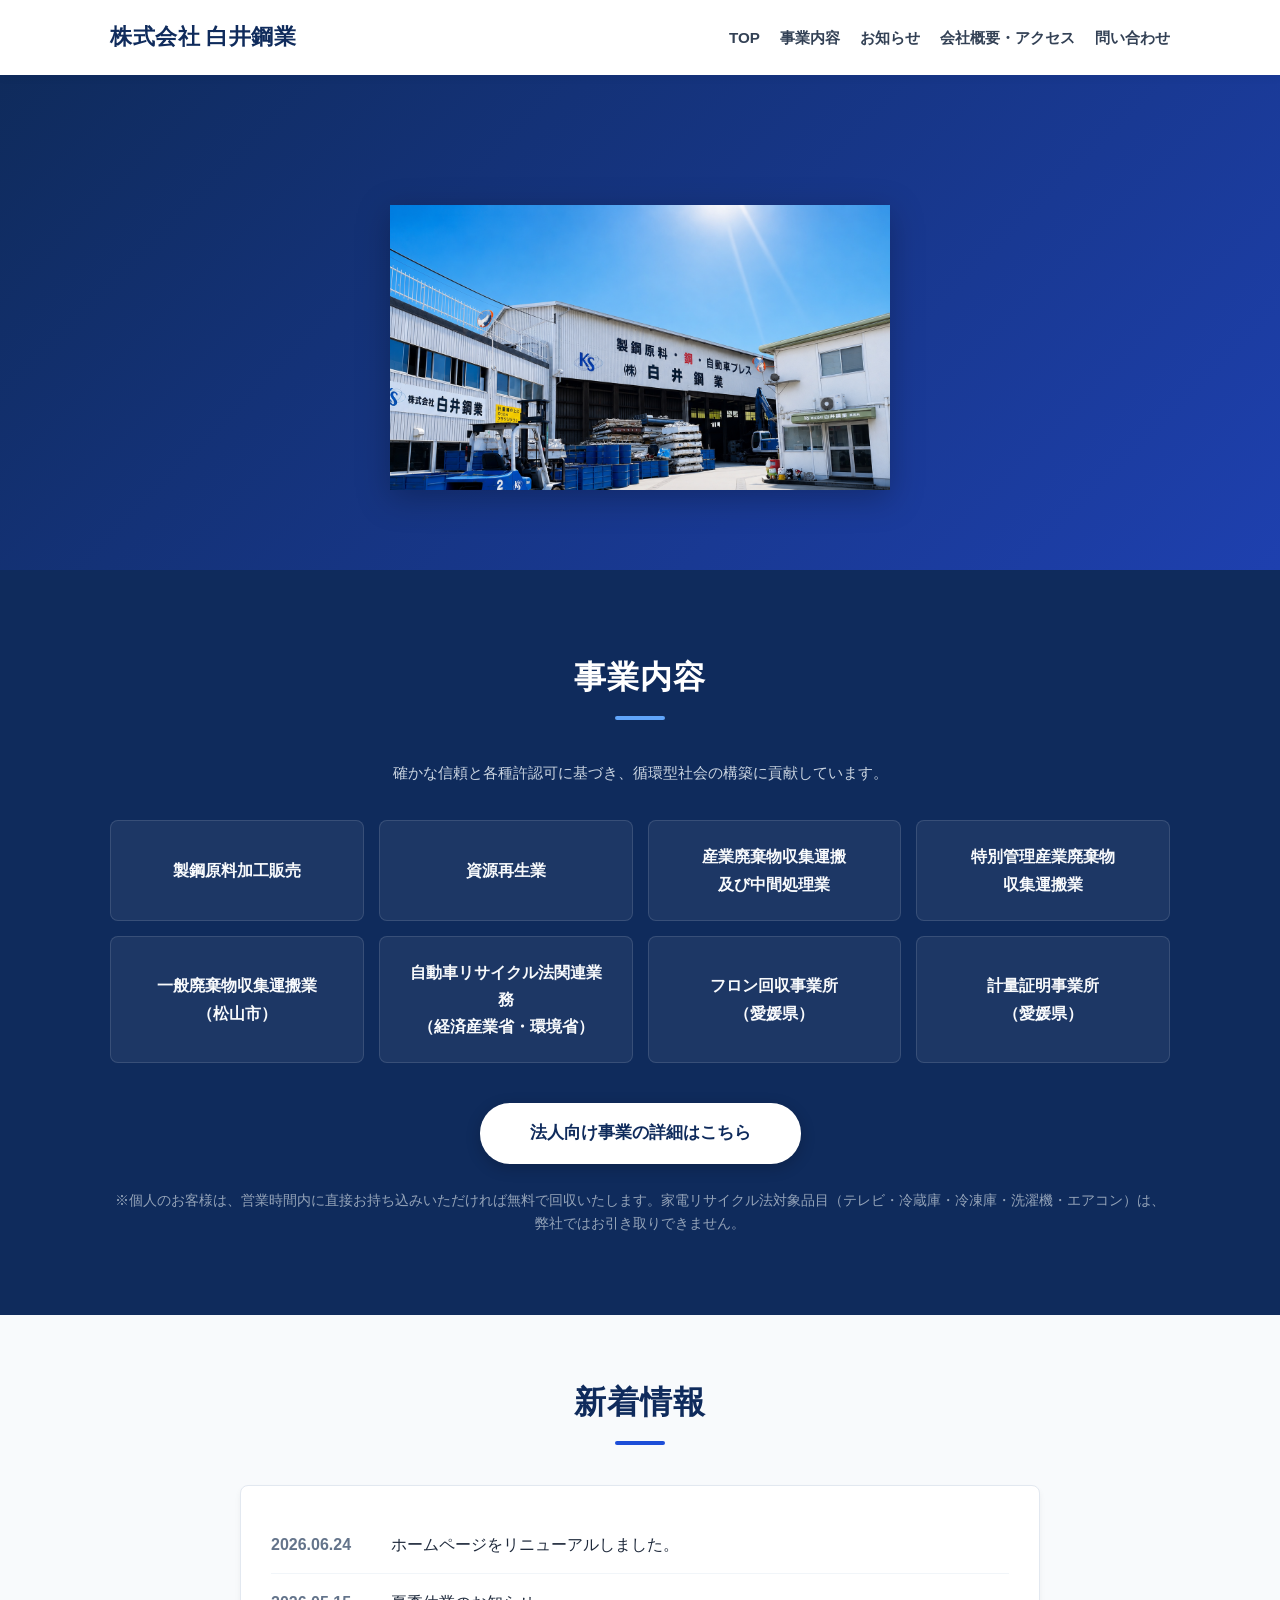
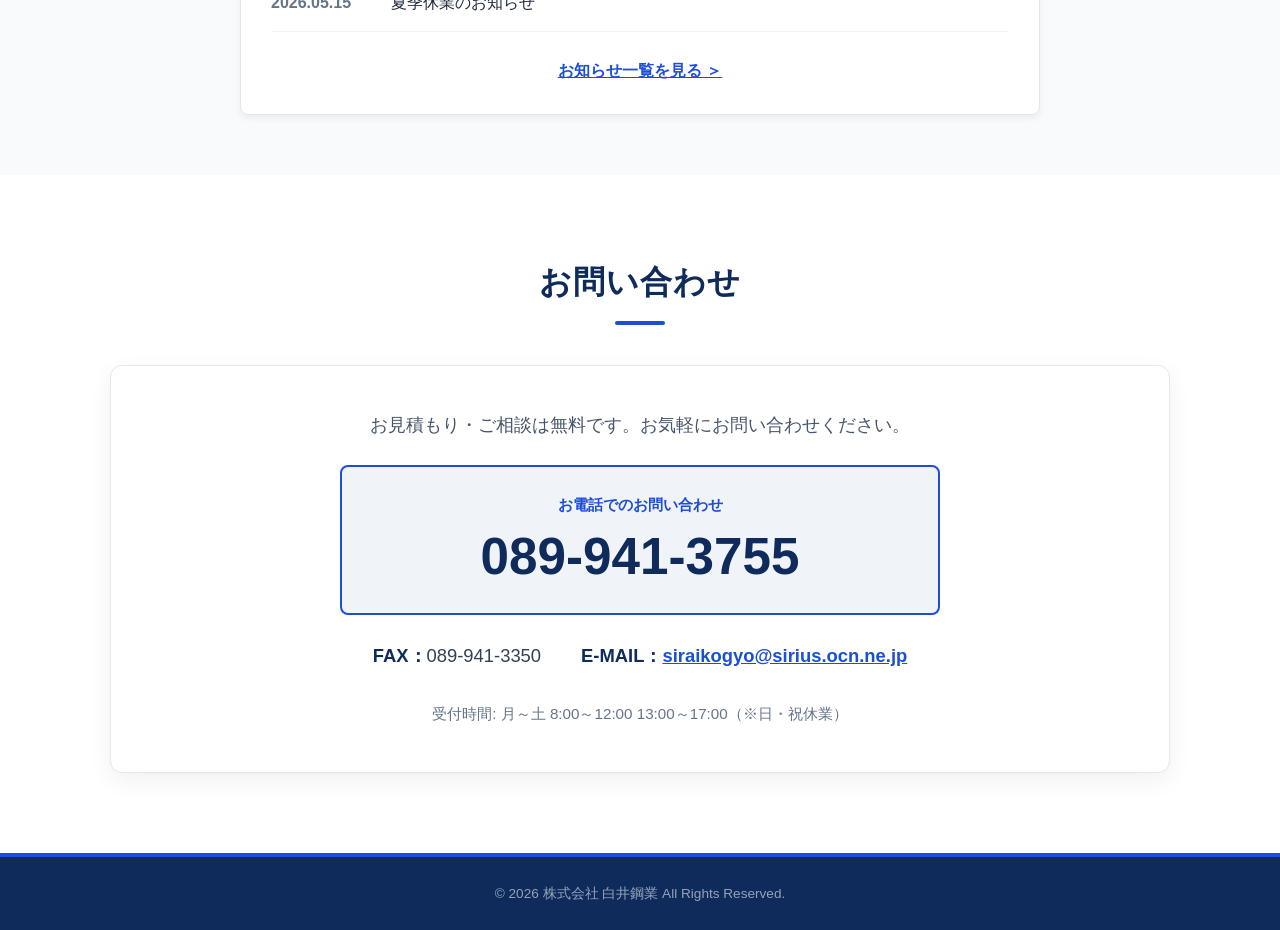
<file: top.html>
<!DOCTYPE html>
<html lang="ja">
<head>
    <meta charset="UTF-8">
    <meta name="viewport" content="width=device-width, initial-scale=1.0">
    <title>株式会社 白井鋼業</title>
    <style>
        /* ベーススタイル */
        html {
            scroll-behavior: smooth;
        }
        :root {
            --primary-color: #0f2b5c; 
            --secondary-color: #1d4ed8; 
            --accent-color: #60a5fa; 
            --alert-color: #e11d48; 
            --dark-color: #1e293b; 
            --light-color: #f0f4f8; 
            --border-color: #e2e8f0;
        }
        * { box-sizing: border-box; margin: 0; padding: 0; }
        body { font-family: 'Helvetica Neue', Arial, 'Hiragino Kaku Gothic ProN', Meiryo, sans-serif; line-height: 1.7; color: var(--dark-color); background: #fff; }
        a { text-decoration: none; color: inherit; transition: 0.2s; }
        ul { list-style: none; }
        .container { max-width: 1100px; margin: 0 auto; padding: 0 20px; }
        
        /* セクションタイトル */
        .section-title { text-align: center; margin-bottom: 40px; font-size: 2rem; font-weight: bold; position: relative; padding-bottom: 15px; letter-spacing: 1px; color: var(--primary-color); }
        .section-title::after { content: ''; position: absolute; bottom: 0; left: 50%; transform: translateX(-50%); width: 50px; height: 4px; background: var(--secondary-color); border-radius: 2px; }
        section { padding: 80px 0; }

        /* ヘッダー */
        header { background: rgba(255, 255, 255, 0.95); backdrop-filter: blur(5px); box-shadow: 0 2px 10px rgba(0,0,0,0.05); position: fixed; width: 100%; top: 0; z-index: 100; }
        .header-wrap { display: flex; justify-content: space-between; align-items: center; height: 75px; position: relative; }
        .logo { font-weight: bold; font-size: 1.35rem; color: var(--primary-color); letter-spacing: 0.5px; z-index: 110; }
        .logo a { color: var(--primary-color); }
        
        /* PC用ナビゲーション */
        .nav-links { display: flex; gap: 20px; font-weight: bold; font-size: 0.95rem; }
        .nav-links a { color: #334155; }
        .nav-links a:hover { color: var(--secondary-color); }

        /* スマホ用メニューボタン */
        .menu-btn { display: none; flex-direction: column; justify-content: space-between; width: 30px; height: 20px; background: transparent; border: none; cursor: pointer; z-index: 110; }
        .menu-btn span { width: 100%; height: 3px; background-color: var(--primary-color); border-radius: 2px; transition: all 0.3s ease; }

        /* メインビジュアル */
        .hero { background: linear-gradient(135deg, #0f2b5c 0%, #1e40af 100%); padding: 130px 0 80px; text-align: center; margin-top: 75px; }
        .fade-in-up { opacity: 0; transform: translateY(20px); animation: popUp 1.2s ease-out forwards; max-width: 500px; width: 85%; height: auto; margin: 0 auto; display: block; filter: drop-shadow(0 8px 16px rgba(0,0,0,0.25)); }
        @keyframes popUp { to { opacity: 1; transform: translateY(0); } }

        /* メインビジュアル内のボタン */
        .hero-btns { display: flex; justify-content: center; gap: 20px; flex-wrap: wrap; margin-top: 35px; }
        .btn { display: inline-block; padding: 14px 35px; font-weight: bold; border-radius: 6px; transition: 0.3s; cursor: pointer; font-size: 0.95rem; box-shadow: 0 4px 6px rgba(0,0,0,0.1); }
        .btn-corporate { background: transparent; color: #fff; border: 2px solid rgba(255,255,255,0.5); }
        .btn-corporate:hover { background: rgba(255,255,255,0.15); border-color: #fff; }
        .btn-individual { background: #fff; color: var(--primary-color); border: 2px solid #fff; }
        .btn-individual:hover { background: var(--light-color); border-color: var(--light-color); }
        .btn:hover { transform: translateY(-2px); box-shadow: 0 8px 15px rgba(0,0,0,0.2); }

        /* 1. 事業内容（枠組み復活＆1つボタン） */
        #business { background: var(--primary-color); color: #fff; }
        #business .section-title { color: #fff; }
        #business .section-title::after { background: var(--accent-color); }
        
        .business-card-grid { display: grid; grid-template-columns: repeat(auto-fit, minmax(230px, 1fr)); gap: 15px; margin-bottom: 40px; }
        .business-card { background: rgba(255,255,255,0.06); border: 1px solid rgba(255,255,255,0.12); padding: 22px; border-radius: 8px; text-align: center; font-weight: bold; color: #f8fafc; font-size: 1rem; display: flex; align-items: center; justify-content: center; min-height: 70px; }
        
        /* 枠組み下の「1つボタン」 */
        .business-btn-wrap { text-align: center; margin-top: 20px; }
        .btn-business-detail { display: inline-block; background: #fff; color: var(--primary-color); padding: 16px 50px; border-radius: 30px; font-weight: bold; font-size: 1.05rem; transition: 0.3s; box-shadow: 0 4px 15px rgba(0,0,0,0.2); }
        .btn-business-detail:hover { background: var(--light-color); transform: translateY(-3px); box-shadow: 0 8px 20px rgba(0,0,0,0.3); }

        /* 個人向けおまけテキスト */
        .individual-note { text-align: center; margin-top: 25px; font-size: 0.85rem; color: #94a3b8; }

        /* お問い合わせエリア */
        .contact-box { background: #fff; padding: 45px 30px; border-radius: 12px; box-shadow: 0 8px 25px rgba(15,23,42,0.06); text-align: center; border: 1px solid #e2e8f0; }
        .tel-card { background: var(--light-color); padding: 25px 20px; border-radius: 8px; border: 2px solid var(--secondary-color); max-width: 600px; margin: 25px auto 20px auto; }
        .tel-card label { display: block; font-size: 0.95rem; color: var(--secondary-color); font-weight: bold; margin-bottom: 8px; }
        .tel-number { font-size: 3.2rem; font-weight: bold; color: var(--primary-color); line-height: 1.2; font-family: Arial, sans-serif; }
        .tel-number a { color: var(--primary-color); text-decoration: none; }
        .sub-contact-line { display: flex; justify-content: center; gap: 40px; flex-wrap: wrap; margin-top: 25px; font-size: 1.15rem; color: #334155; }
        .sub-contact-line span strong { color: var(--primary-color); }
        .email-link { color: var(--secondary-color); font-weight: bold; text-decoration: underline; }

        /* フッター */
        footer { background: var(--primary-color); color: #94a3b8; text-align: center; padding: 25px 0; font-size: 0.85rem; border-top: 4px solid var(--secondary-color); }

        /* 📱 スマホ専用の表示調整 */
        @media (max-width: 768px) {
            section { padding: 55px 0; }
            .section-title { font-size: 1.6rem; margin-bottom: 30px; }
            
            .hero { padding: 110px 0 60px; margin-top: 75px; }
            .hero-btns { flex-direction: column; align-items: center; gap: 15px; margin-top: 25px; }
            .btn { width: 100%; max-width: 280px; padding: 14px; text-align: center; }

            .btn-business-detail { width: 100%; max-width: 320px; padding: 15px 20px; }

            .menu-btn { display: flex; }
            .nav-links { display: none; flex-direction: column; position: absolute; top: 75px; left: 0; width: 100%; background: #fff; padding: 20px; box-shadow: 0 10px 15px rgba(0,0,0,0.1); gap: 15px; text-align: center; border-top: 1px solid var(--border-color); }
            .nav-links.active { display: flex; }
            .menu-btn.active span:nth-child(1) { transform: translateY(8px) rotate(45deg); }
            .menu-btn.active span:nth-child(2) { opacity: 0; }
            .menu-btn.active span:nth-child(3) { transform: translateY(-9px) rotate(-45deg); }
            
            .tel-number { font-size: 2.2rem; }
            .tel-number a { pointer-events: auto; color: var(--secondary-color); text-decoration: underline; }
            .sub-contact-line { flex-direction: column; gap: 10px; font-size: 1.05rem; align-items: center; }
        }
    </style>
</head>
<body>

    <header>
        <div class="container header-wrap">
            <div class="logo"><a href="index.html">株式会社 白井鋼業</a></div>
            
            <button class="menu-btn" id="menuBtn">
                <span></span>
                <span></span>
                <span></span>
            </button>

           <nav>
    <ul class="nav-links" id="navLinks">
        <li><a href="top.html#top">TOP</a></li>
        <!-- #business とすることで id="business" のセクションへ飛びます -->
        <li><a href="#business">事業内容</a></li>
        <li><a href="news.html">お知らせ</a></li>
        <li><a href="about.html">会社概要・アクセス</a></li>
        <!-- #contact とすることで id="contact" のセクションへ飛びます -->
        <li><a href="#contact">問い合わせ</a></li>
    </ul>
</nav>
        </div>
    </header>

    <section class="hero">
        <div class="hero-content container">
            <img src="owari.png" alt="「終わり」から全ては「始まる」" class="fade-in-up">
            
            </div>
        </div>
    </section>

    <section id="business">
        <div class="container">
            <h2 class="section-title">事業内容</h2>
            <p style="text-align: center; margin-bottom: 35px; color: #cbd5e1; font-size: 0.95rem;">確かな信頼と各種許認可に基づき、循環型社会の構築に貢献しています。</p>
            
            <div class="business-card-grid">
                <div class="business-card">製鋼原料加工販売</div>
                <div class="business-card">資源再生業</div>
                <div class="business-card">産業廃棄物収集運搬<br>及び中間処理業</div>
                <div class="business-card">特別管理産業廃棄物<br>収集運搬業</div>
                <div class="business-card">一般廃棄物収集運搬業<br>（松山市）</div>
                <div class="business-card">自動車リサイクル法関連業務<br>（経済産業省・環境省）</div>
                <div class="business-card">フロン回収事業所<br>（愛媛県）</div>
                <div class="business-card">計量証明事業所<br>（愛媛県）</div>
            </div>

            <div class="business-btn-wrap">
                <a href="business.html" class="btn-business-detail">法人向け事業の詳細はこちら</a>
            </div>

            <p class="individual-note">※個人のお客様は、営業時間内に直接お持ち込みいただければ無料で回収いたします。家電リサイクル法対象品目（テレビ・冷蔵庫・冷凍庫・洗濯機・エアコン）は、弊社ではお引き取りできません。</p>
            
        </div>
    </section>


 <!-- 新着情報セクション -->
<section id="news-section" style="background: #f8fafc; padding: 60px 0;">
    <div class="container">
        <h2 class="section-title">新着情報</h2>
        <div class="news-frame" style="background: #fff; border: 1px solid #e2e8f0; border-radius: 8px; padding: 30px; max-width: 800px; margin: 0 auto; box-shadow: 0 4px 6px rgba(0,0,0,0.05);">
            <ul class="news-list">
                <li style="padding: 15px 0; border-bottom: 1px solid #f1f5f9; display: flex; gap: 20px;">
                    <span style="color: #64748b; font-weight: bold; min-width: 100px;">2026.06.24</span>
                    <span style="color: var(--dark-color);">ホームページをリニューアルしました。</span>
                </li>
                <li style="padding: 15px 0; border-bottom: 1px solid #f1f5f9; display: flex; gap: 20px;">
                    <span style="color: #64748b; font-weight: bold; min-width: 100px;">2026.05.15</span>
                    <span style="color: var(--dark-color);">夏季休業のお知らせ</span>
                </li>
            </ul>
            <div style="text-align: center; margin-top: 25px;">
                <a href="news.html" style="color: var(--secondary-color); font-weight: bold; text-decoration: underline;">お知らせ一覧を見る ＞</a>
            </div>
        </div>
    </div>
</section>


    <section id="contact">
        <div class="container">
            <h2 class="section-title">お問い合わせ</h2>
            <div class="contact-box">
                <p style="font-size: 1.1rem; color: #475569; font-weight: 500;">お見積もり・ご相談は無料です。お気軽にお問い合わせください。</p>
                
                <div class="tel-card">
                    <label>お電話でのお問い合わせ</label>
                    <div class="tel-number"><a href="tel:0899413755">089-941-3755</a></div>
                </div>

                <div class="sub-contact-line">
                    <span><strong>FAX：</strong>089-941-3350</span>
                    <span><strong>E-MAIL：</strong><a href="mailto:siraikogyo@sirius.ocn.ne.jp" class="email-link">siraikogyo@sirius.ocn.ne.jp</a></span>
                </div>

                <p style="margin-top: 30px; color: #64748b; font-size: 0.95rem;">受付時間: 月～土 8:00～12:00 13:00～17:00（※日・祝休業）</p>
            </div>
        </div>
    </section>

    <footer>
        <p>&copy; 2026 株式会社 白井鋼業 All Rights Reserved.</p>
    </footer>

    <script>
        const menuBtn = document.getElementById('menuBtn');
        const navLinks = document.getElementById('navLinks');

        menuBtn.addEventListener('click', () => {
            menuBtn.classList.toggle('active');
            navLinks.classList.toggle('active');
        });

        navLinks.querySelectorAll('a').forEach(link => {
            link.addEventListener('click', () => {
                menuBtn.classList.remove('active');
                navLinks.classList.remove('active');
            });
        });
    </script>

</body>
</html>
</file>
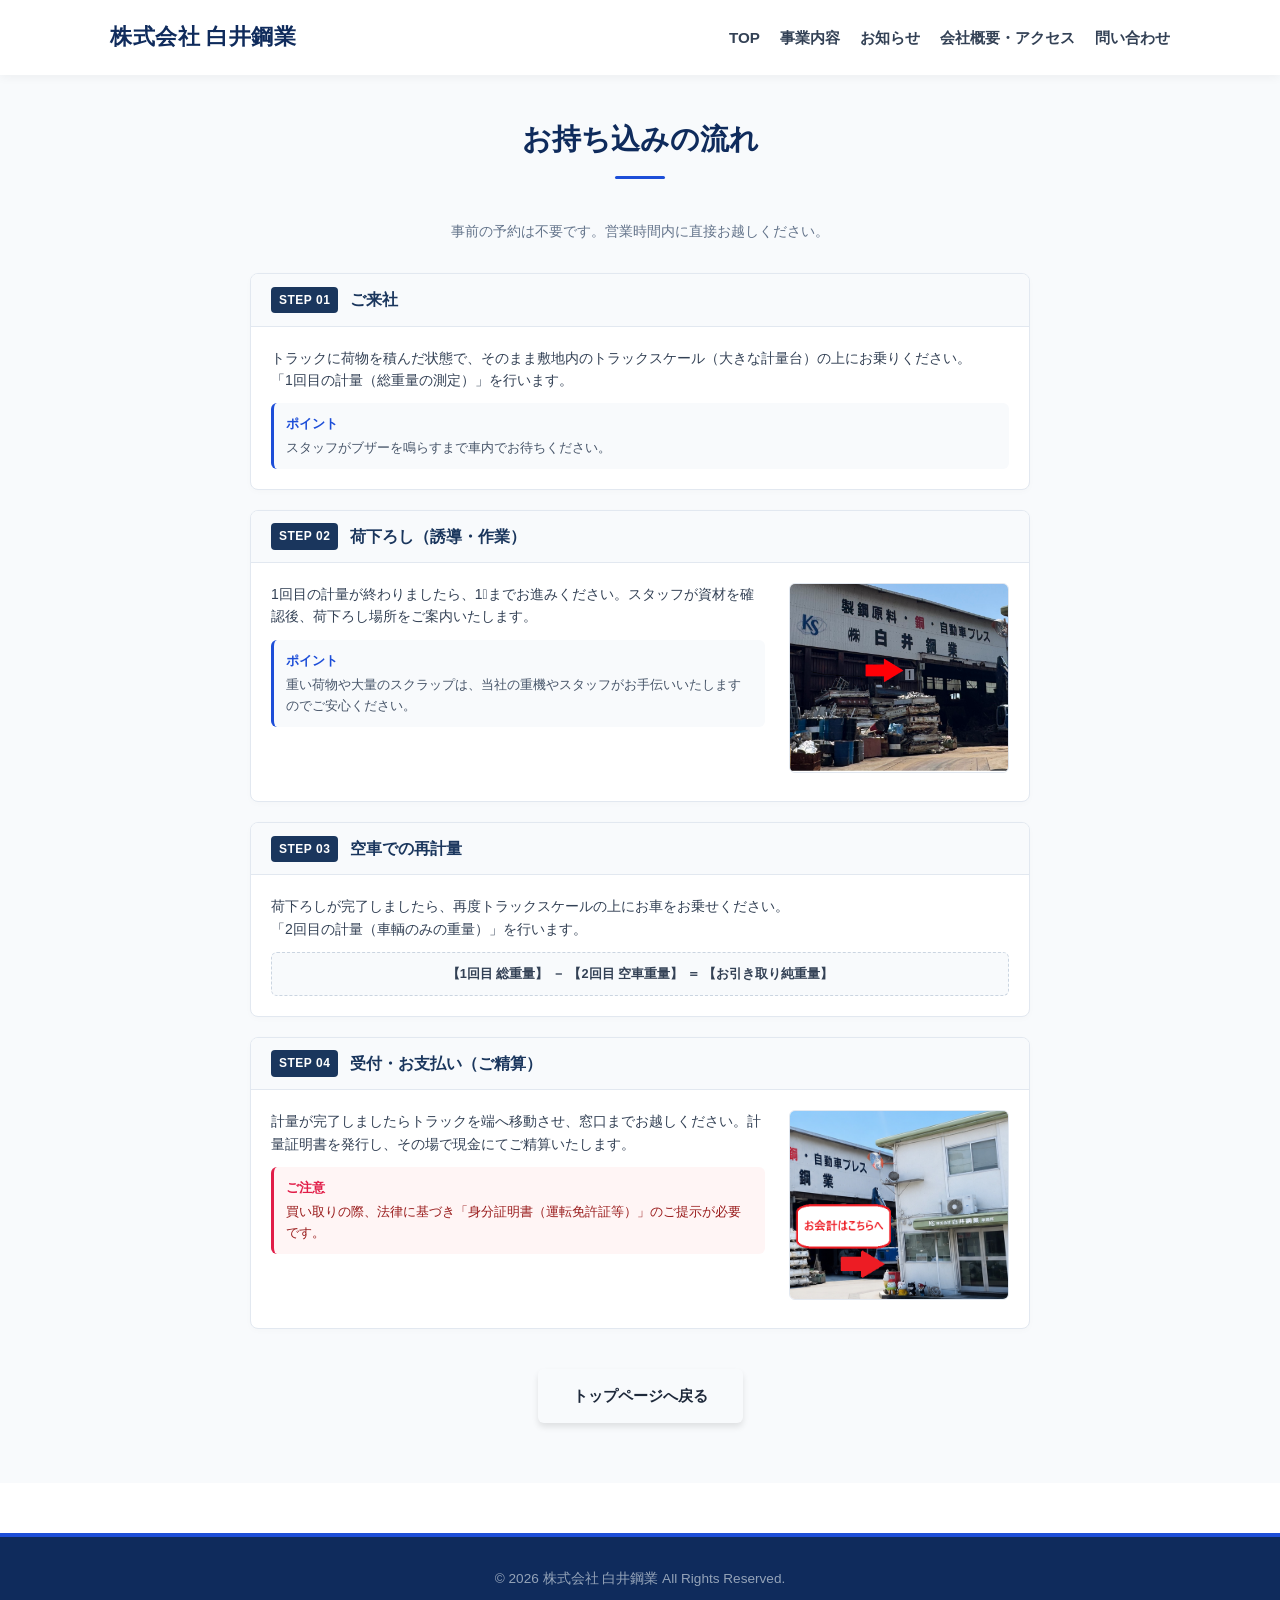
<file: visit.html>
<!DOCTYPE html>
<html lang="ja">
<head>
    <meta charset="UTF-8">
    <meta name="viewport" content="width=device-width, initial-scale=1.0">
    <title>お持ち込みの流れ｜株式会社 白井鋼業</title>
    <link rel="stylesheet" href="style.css">
</head>
<body>

    <!-- ヘッダー（三本線ボタン追加） -->
    <header>
        <div class="header-wrap">
            <div class="logo"><a href="index.html">株式会社 白井鋼業</a></div>
            
            <!-- スマホ用三本線ボタン -->
            <button class="menu-btn" id="menuBtn">
                <span></span>
                <span></span>
                <span></span>
            </button>

            <nav>
                <ul class="nav-links" id="navLinks">
                    <li><a href="index.html#top">TOP</a></li>
                    <li><a href="index.html#business">事業内容</a></li>
                    <li><a href="news.html">お知らせ</a></li>
                    <li><a href="about.html">会社概要・アクセス</a></li>
                    <li><a href="index.html#contact">問い合わせ</a></li>
                </ul>
            </nav>
        </div>
    </header>

<!-- ==========================================
     お持ち込みの流れ（プロ感・キャプションなし画像拡大版）
     ========================================== -->
<section class="visit-flow-section">
    <div class="container">
        <h2 class="section-title">お持ち込みの流れ</h2>
        <p class="flow-lead">事前の予約は不要です。営業時間内に直接お越しください。</p>

        <div class="flow-list">
            
            <!-- STEP 01 (画像なし) -->
            <div class="flow-card">
                <div class="flow-header">
                    <span class="flow-badge">STEP 01</span>
                    <h3 class="flow-title">ご来社</h3>
                </div>
                <div class="flow-body">
                    <p class="flow-desc">トラックに荷物を積んだ状態で、そのまま敷地内のトラックスケール（大きな計量台）の上にお乗りください。<br>「1回目の計量（総重量の測定）」を行います。</p>
                    <div class="flow-info">
                        <strong>ポイント</strong>
                        <p>スタッフがブザーを鳴らすまで車内でお待ちください。</p>
                    </div>
                </div>
            </div>

            <!-- STEP 02 (画像あり) -->
            <div class="flow-card">
                <div class="flow-header">
                    <span class="flow-badge">STEP 02</span>
                    <h3 class="flow-title">荷下ろし（誘導・作業）</h3>
                </div>
                <div class="flow-body flow-has-img">
                    <div class="flow-text-group">
                        <p class="flow-desc">1回目の計量が終わりましたら、1⃣までお進みください。スタッフが資材を確認後、荷下ろし場所をご案内いたします。</p>
                        <div class="flow-info">
                            <strong>ポイント</strong>
                            <p>重い荷物や大量のスクラップは、当社の重機やスタッフがお手伝いいたしますのでご安心ください。</p>
                        </div>
                    </div>
                    <!-- PCでは右、スマホでは下に配置（文字なし・画像大きめ） -->
                    <div class="flow-img-box">
                        <img src="images/step2.png" alt="荷下ろし作業">
                    </div>
                </div>
            </div>

            <!-- STEP 03 (画像なし) -->
            <div class="flow-card">
                <div class="flow-header">
                    <span class="flow-badge">STEP 03</span>
                    <h3 class="flow-title">空車での再計量</h3>
                </div>
                <div class="flow-body">
                    <p class="flow-desc">荷下ろしが完了しましたら、再度トラックスケールの上にお車をお乗せください。<br>「2回目の計量（車輌のみの重量）」を行います。</p>
                    <div class="flow-calc">
                        【1回目 総重量】 － 【2回目 空車重量】 ＝ 【お引き取り純重量】
                    </div>
                </div>
            </div>

            <!-- STEP 04 (画像あり) -->
            <div class="flow-card">
                <div class="flow-header">
                    <span class="flow-badge">STEP 04</span>
                    <h3 class="flow-title">受付・お支払い（ご精算）</h3>
                </div>
                <div class="flow-body flow-has-img">
                    <div class="flow-text-group">
                        <p class="flow-desc">計量が完了しましたらトラックを端へ移動させ、窓口までお越しください。計量証明書を発行し、その場で現金にてご精算いたします。</p>
                        <div class="flow-alert">
                            <strong>ご注意</strong>
                            <p>買い取りの際、法律に基づき「身分証明書（運転免許証等）」のご提示が必要です。</p>
                        </div>
                    </div>
                    <!-- PCでは右、スマホでは下に配置（文字なし・画像大きめ） -->
                    <div class="flow-img-box">
                        <img src="images/step4.png" alt="受付精算">
                    </div>
                </div>
            </div>

        </div>

        <div class="btn-wrap">
            <a href="index.html" class="btn">トップページへ戻る</a>
        </div>
    </div>
</section>

<!-- 専用CSS -->
<style>
    .visit-flow-section {
        padding: 40px 0 60px;
        background: #f8fafc;
    }
    .flow-lead {
        text-align: center;
        font-size: 0.9rem;
        color: #64748b;
        margin-bottom: 30px;
    }
    .flow-list {
        max-width: 780px;
        margin: 0 auto 40px;
        display: flex;
        flex-direction: column;
        gap: 20px;
    }

    /* 共通カード */
    .flow-card {
        background: #fff;
        border: 1px solid #e2e8f0;
        border-radius: 8px;
        overflow: hidden;
        box-shadow: 0 2px 6px rgba(0,0,0,0.02);
    }
    .flow-header {
        background: #f8fafc;
        padding: 12px 20px;
        display: flex;
        align-items: center;
        gap: 12px;
        border-bottom: 1px solid #e2e8f0;
    }
    .flow-badge {
        background: #1a365d;
        color: #fff;
        font-size: 0.75rem;
        font-weight: bold;
        padding: 3px 8px;
        border-radius: 4px;
        letter-spacing: 0.5px;
    }
    .flow-title {
        font-size: 1rem;
        font-weight: bold;
        color: #1a365d;
        margin: 0;
    }
    .flow-body {
        padding: 20px;
    }

    /* PC表示：画像がある場合は横並びにする設定 */
    .flow-has-img {
        display: flex;
        gap: 24px;
        align-items: flex-start;
    }
    .flow-text-group {
        flex: 1;
    }

    .flow-desc {
        font-size: 0.875rem;
        color: #334155;
        line-height: 1.6;
        margin-bottom: 12px;
    }

    /* ポイント・注意書き */
    .flow-info, .flow-alert, .flow-calc {
        padding: 10px 12px;
        border-radius: 6px;
        font-size: 0.8rem;
    }
    .flow-info { background: #f8fafc; border-left: 3px solid #1d4ed8; }
    .flow-info strong { color: #1d4ed8; display: block; margin-bottom: 2px; }
    .flow-info p { margin: 0; color: #475569; }

    .flow-alert { background: #fff5f5; border-left: 3px solid #e11d48; }
    .flow-alert strong { color: #e11d48; display: block; margin-bottom: 2px; }
    .flow-alert p { margin: 0; color: #991b1b; }

    .flow-calc { background: #f8fafc; border: 1px dashed #cbd5e1; text-align: center; font-weight: bold; color: #334155; }

    /* ★画像の調整（文字を消した分、高さをアップ） */
    .flow-img-box {
        width: 220px; /* 少しだけ横幅も広げました */
        flex-shrink: 0;
        text-align: center;
    }
    .flow-img-box img {
        width: 100%;
        height: 190px; 

        object-fit: cover;
        border-radius: 6px;
        border: 1px solid #e2e8f0;
    }

    /* 📱 スマホ表示のとき（縦並びに自動切り替え） */
    @media (max-width: 640px) {
        .flow-has-img {
            flex-direction: column;
            gap: 15px;
        }
        .flow-img-box {
            width: 100%;
            margin-top: 5px;
            padding-top: 15px;
            border-top: 1px dashed #e2e8f0;
        }
        .flow-img-box img {
            max-width: 220px; 
            height: 160px; /* 120px → 160px に縦幅アップ！スマホでもしっかり見えます */
        }
        .flow-body { padding: 16px; }
        .flow-header { padding: 10px 16px; }
    }

/* ボタンの親要素を中央寄せにする */
.btn-wrap {
    text-align: center;
    margin-top: 30px; /* 上との余白（調整はお好みで） */
}

/* ボタン自体のインラインブロック化（念のためセットで） */
.btn-wrap .btn {
    display: inline-block;
}
</style>
   <!-- フッター -->
    <footer>
        <p>&copy; 2026 株式会社 白井鋼業 All Rights Reserved.</p>
    </footer>

    <script>
        const menuBtn = document.getElementById('menuBtn');
        const navLinks = document.getElementById('navLinks');
        if (menuBtn && navLinks) {
            menuBtn.addEventListener('click', () => {
                menuBtn.classList.toggle('active');
                navLinks.classList.toggle('active');
            });
        }
    </script>

</body>
</html>
</file>
<file: style.css>
/* ==========================================
   株式会社 白井鋼業 共通＆メインCSS (style.css)
   ========================================== */

/* ベーススタイル */
html {
    scroll-behavior: smooth;
}
:root {
    --primary-color: #0f2b5c;   /* 軸となる「深いロイヤルブルー」 */
    --secondary-color: #1d4ed8; /* アクセントとなる鮮やかな青 */
    --accent-color: #60a5fa;    /* 暗い背景でもハッキリ見える明るい青 */
    --alert-color: #e11d48;     /* 注意書き用のハッキリした赤 */
    --dark-color: #1e293b;      /* 通常文字用の濃いグレー（ほぼ黒） */
    --light-color: #f0f4f8;     /* 薄い背景用の爽やかな淡いブルーグレー */
    --border-color: #e2e8f0;
}
* { 
    box-sizing: border-box; 
    margin: 0; 
    padding: 0; 
}
body { 
    font-family: 'Helvetica Neue', Arial, 'Hiragino Kaku Gothic ProN', Meiryo, sans-serif; 
    line-height: 1.7; 
    color: var(--dark-color); 
    background: #fff; 
    padding-top: 75px !important;
}
a { 
    text-decoration: none; 
    color: inherit; 
    transition: 0.2s; 
}
ul { 
    list-style: none; 
}
.container { 
    max-width: 1100px; 
    margin: 0 auto; 
    padding: 0 20px; 
}

/* セクションタイトル */
.section-title { 
    text-align: center !important; 
    margin-bottom: 40px; 
    font-size: 1.8rem; 
    font-weight: bold; 
    position: relative; 
    padding-bottom: 15px; 
    color: #0f2b5c; 
}
.section-title::after { 
    content: ''; 
    position: absolute; 
    bottom: 0; 
    left: 50%; 
    transform: translateX(-50%); 
    width: 50px; 
    height: 3px; 
    background-color: #1d4ed8; 
    border-radius: 2px; 
}
section { 
    padding: 80px 0; 
}
section, 
.container, 
section h2.section-title:first-child {
    margin-top: 0 !important;
}

/* ------------------------------------------
   ヘッダー (半透明ガラスモーフィズム対応)
   ------------------------------------------ */
header { 
    background: rgba(255, 255, 255, 0.95); 
    backdrop-filter: blur(5px); 
    box-shadow: 0 2px 10px rgba(0,0,0,0.05); 
    position: fixed; 
    width: 100%; 
    top: 0; 
    left: 0;
    z-index: 100; 
    height: 75px !important;
}
.header-wrap { 
    display: flex; 
    justify-content: space-between; 
    align-items: center; 
    height: 75px; 
    max-width: 1100px;
    margin: 0 auto;
    padding: 0 20px;
    position: relative; 
}
.logo { 
    font-weight: bold; 
    font-size: 1.35rem; 
    color: var(--primary-color); 
    letter-spacing: 0.5px; 
    z-index: 110; 
}
.logo a { color: var(--primary-color); }

/* PC用ナビゲーション */
.nav-links { display: flex; gap: 20px; font-weight: bold; font-size: 0.95rem; }
.nav-links a { color: #334155; }
.nav-links a:hover { color: var(--secondary-color); }

/* スマホ用メニューボタン */
.menu-btn { 
    display: none; 
    flex-direction: column; 
    justify-content: space-between; 
    width: 30px; 
    height: 20px; 
    background: transparent; 
    border: none; 
    cursor: pointer; 
    z-index: 110; 
}
.menu-btn span { 
    width: 100%; 
    height: 3px; 
    background-color: var(--primary-color); 
    border-radius: 2px; 
    transition: all 0.3s ease; 
}

/* ------------------------------------------
   メインビジュアル & ボタン
   ------------------------------------------ */
.hero { background: #f8fafc; padding: 150px 0 100px; text-align: center; margin-top: 75px; }
.fade-in-up { 
    opacity: 0; 
    transform: translateY(20px); 
    animation: popUp 1.2s ease-out forwards; 
    max-width: 900px; 
    width: 90%; 
    height: auto; 
    margin: 0 auto; 
    display: block; 
    filter: drop-shadow(0 8px 16px rgba(0,0,0,0.25)); 
    border-radius: 8px;
}
@keyframes popUp { to { opacity: 1; transform: translateY(0); } }

.hero-btns { display: flex; justify-content: center; gap: 20px; flex-wrap: wrap; margin-top: 35px; }
.btn { display: inline-block; padding: 14px 35px; font-weight: bold; border-radius: 6px; transition: 0.3s; cursor: pointer; font-size: 0.95rem; box-shadow: 0 4px 6px rgba(0,0,0,0.1); }
.btn-corporate { background: transparent; color: #fff; border: 2px solid rgba(255,255,255,0.5); }
.btn-corporate:hover { background: rgba(255,255,255,0.15); border-color: #fff; }
.btn-individual { background: #fff; color: var(--primary-color); border: 2px solid #fff; }
.btn-individual:hover { background: var(--light-color); border-color: var(--light-color); }
.btn:hover { transform: translateY(-2px); box-shadow: 0 8px 15px rgba(0,0,0,0.2); }

/* ------------------------------------------
   事業内容セクション
   ------------------------------------------ */
#business { 
    background: var(--primary-color); 
    color: #fff; 
    padding-top: 40px !important; 
    scroll-margin-top: 75px; 
}
#business .container {
    position: relative;
    z-index: 1;
}
#business .section-title { color: #fff; }
#business .section-title::after { background: var(--accent-color); }

.business-card-grid { display: grid; grid-template-columns: repeat(auto-fit, minmax(230px, 1fr)); gap: 15px; margin-bottom: 40px; }
.business-card { background: rgba(255,255,255,0.06); border: 1px solid rgba(255,255,255,0.12); padding: 22px; border-radius: 8px; text-align: center; font-weight: bold; color: #f8fafc; font-size: 1rem; display: flex; align-items: center; justify-content: center; min-height: 70px; }

.business-btn-wrap { text-align: center; margin-top: 20px; }
.btn-business-detail { display: inline-block; background: #fff; color: var(--primary-color); padding: 16px 50px; border-radius: 30px; font-weight: bold; font-size: 1.05rem; transition: 0.3s; box-shadow: 0 4px 15px rgba(0,0,0,0.2); }
.btn-business-detail:hover { background: var(--light-color); transform: translateY(-3px); box-shadow: 0 8px 20px rgba(0,0,0,0.3); }

.individual-note { text-align: center; margin-top: 25px; font-size: 0.85rem; color: #94a3b8; }

/* ------------------------------------------
   下層ページ用コンポーネント (共通枠組み)
   ------------------------------------------ */
.grid { display: grid; grid-template-columns: repeat(auto-fit, minmax(240px, 1fr)); gap: 25px; margin-bottom: 40px; }
.card { background: #fff; padding: 30px 25px; border-radius: 8px; box-shadow: 0 4px 15px rgba(15,23,42,0.04); border: 1px solid #e2e8f0; }
.card h3 { margin-bottom: 15px; color: var(--primary-color); font-size: 1.2rem; font-weight: bold; }
.step-num { display: inline-block; background: var(--secondary-color); color: #fff; width: 24px; height: 24px; text-align: center; line-height: 24px; border-radius: 50%; margin-right: 10px; font-size: 0.85rem; font-weight: bold; }

.alert-text { color: var(--alert-color); font-weight: bold; margin-top: 15px; font-size: 0.95rem; background: rgba(225,29,72,0.06); padding: 12px; border-radius: 6px; border-left: 4px solid var(--alert-color); }

/* 取り扱い品目 */
#items { background-color: var(--light-color); }
.items-list { display: grid; grid-template-columns: repeat(auto-fit, minmax(280px, 1fr)); gap: 20px; }
.item-box { border: 1px solid #e2e8f0; padding: 22px; border-radius: 8px; background: #fff; box-shadow: 0 4px 10px rgba(0,0,0,0.02); transition: 0.3s; border-left: 5px solid var(--secondary-color); }
.item-box:hover { transform: translateY(-2px); box-shadow: 0 8px 20px rgba(0,0,0,0.06); }
.item-title { font-size: 1.2rem; font-weight: bold; color: var(--primary-color); margin-bottom: 6px; }
.item-desc { font-size: 0.95rem; color: #475569; }

/* 会社概要 */
#about { background-color: var(--light-color); padding-top: 60px; padding-bottom: 80px; }
.about-container { max-width: 800px; margin: 0 auto; padding: 0 15px; }

.profile-card { background: #fff; padding: 10px 15px; border-radius: 8px; margin-bottom: 25px; box-shadow: 0 2px 5px rgba(0,0,0,0.05); }
.profile-item { display: flex; align-items: center; border-bottom: 1px solid #e2e8f0; padding: 12px 0; }
.profile-item:last-child { border-bottom: none; }
.profile-label { width: 25%; background: #f1f5f9; color: #0f2b5c; font-size: 0.85rem; font-weight: bold; padding: 8px; text-align: center; border-radius: 4px; flex-shrink: 0; }
.profile-val { width: 75%; padding-left: 15px; font-size: 0.85rem; color: #334155; line-height: 1.5; }

.business-hours { display: flex; align-items: flex-start; gap: 8px; }
.business-hours .day { flex-shrink: 0; }
.business-hours .time { line-height: 1.5; }
.business-hours small { color: #64748b; font-size: 0.8rem; }

/* ISO認証 */
.iso-box { background: #fff; border: 2px solid var(--secondary-color); padding: 20px; border-radius: 8px; display: flex; align-items: center; justify-content: center; gap: 15px; box-shadow: 0 4px 10px rgba(0,0,0,0.02); margin: 30px 0; font-weight: bold; }
.iso-badge { background: var(--secondary-color); color: #fff; padding: 5px 12px; font-weight: bold; border-radius: 4px; font-size: 0.85rem; }
.iso-text { font-size: 1.3rem; font-weight: bold; color: var(--primary-color); }

/* 取得許可カード */
.license-card { background: #fff; padding: 20px 15px; border-radius: 8px; margin-bottom: 30px; box-shadow: 0 2px 5px rgba(0,0,0,0.05); }
.license-title { font-size: 1.1rem; color: #0f2b5c; margin-bottom: 15px; font-weight: bold; padding-left: 10px; border-left: 4px solid #0f2b5c; text-align: left; }
.license-item { display: flex; align-items: center; border-bottom: 1px solid #e2e8f0; padding: 12px 0; }
.license-item:last-child { border-bottom: none; }
.license-label { width: 35%; background: #f1f5f9; color: #0f2b5c; font-size: 0.85rem; font-weight: bold; padding: 8px 6px; text-align: center; border-radius: 4px; flex-shrink: 0; line-height: 1.3; }
.license-val { width: 65%; padding-left: 15px; font-size: 0.85rem; color: #334155; line-height: 1.5; word-break: break-all; }

/* アクセス */
.access-section { margin-top: 60px; }
.map-container { position: relative; padding-bottom: 56.25%; height: 0; overflow: hidden; border-radius: 8px; box-shadow: 0 4px 12px rgba(0,0,0,0.06); margin-top: 15px; }
.map-container iframe { position: absolute; top: 0; left: 0; width: 100% !important; height: 100% !important; border: 0; }

/* お問い合わせ・フッター */
.contact-box { background: #fff; padding: 45px 30px; border-radius: 12px; box-shadow: 0 8px 25px rgba(15,23,42,0.06); text-align: center; border: 1px solid #e2e8f0; }
.tel-card { background: var(--light-color); padding: 25px 20px; border-radius: 8px; border: 2px solid var(--secondary-color); max-width: 600px; margin: 25px auto 20px auto; }
.tel-card label { display: block; font-size: 0.95rem; color: var(--secondary-color); font-weight: bold; margin-bottom: 8px; }
.tel-number { font-size: 3.2rem; font-weight: bold; color: var(--primary-color); line-height: 1.2; font-family: Arial, sans-serif; }
.tel-number a { color: var(--primary-color); text-decoration: none; }
.sub-contact-line { display: flex; justify-content: center; gap: 40px; flex-wrap: wrap; margin-top: 25px; font-size: 1.15rem; color: #334155; }
.sub-contact-line span strong { color: var(--primary-color); }

footer { background: #0f2b5c; color: #94a3b8; text-align: center; padding: 30px 0; font-size: 0.85rem; border-top: 4px solid #1d4ed8; margin-top: 50px; }

/* ------------------------------------------
   アコーディオン (事業内容)
   ------------------------------------------ */
.accordion-container { max-width: 800px; margin: 0 auto; }
.accordion-item { background: #fff; border-radius: 8px; margin-bottom: 12px; box-shadow: 0 2px 4px rgba(0,0,0,0.04); overflow: hidden; border: 1px solid #e2e8f0; }
.accordion-header { width: 100%; padding: 16px 20px; background: #fff; border: none; display: flex; align-items: center; cursor: pointer; text-align: left; transition: background 0.2s; }
.accordion-header:hover { background: #f1f5f9; }
.acc-num { font-size: 1.1rem; font-weight: bold; color: #1d4ed8; margin-right: 15px; flex-shrink: 0; }
.acc-title { font-size: 1.05rem; font-weight: bold; color: #0f2b5c; flex-grow: 1; display: flex; flex-direction: column; }
.acc-title small { font-size: 0.8rem; color: #64748b; font-weight: normal; margin-top: 2px; }
.acc-icon { font-size: 1.2rem; font-weight: bold; color: #0f2b5c; transition: transform 0.3s; margin-left: 10px; }
.accordion-item.active .acc-icon { transform: rotate(45deg); }
.accordion-content { max-height: 0; overflow: hidden; transition: max-height 0.3s ease-out; background: #fafafa; border-top: 1px solid transparent; }
.accordion-item.active .accordion-content { max-height: 1000px; border-top-color: #e2e8f0; }
.acc-body { padding: 20px; }

.acc-img-grid { display: flex; flex-direction: row; gap: 12px; overflow-x: auto; margin-bottom: 20px; padding-bottom: 8px; -webkit-overflow-scrolling: touch; }
.acc-img { width: 85%; flex-shrink: 0; height: 200px; object-fit: cover; border-radius: 6px; }

@media screen and (min-width: 769px) {
    .acc-img-grid { display: flex !important; flex-wrap: nowrap !important; gap: 15px !important; overflow-x: visible !important; align-items: flex-start !important; }
    .acc-img-grid .acc-img { flex: 1 1 0% !important; width: 100% !important; min-width: 0 !important; height: auto !important; aspect-ratio: 16 / 9 !important; object-fit: cover !important; border-radius: 6px !important; }
}

/* ------------------------------------------
   📱 スマホ専用表示調整 (768px以下)
   ------------------------------------------ */
@media screen and (max-width: 768px) {
    section { padding: 20px 0 !important; }
    .section-title { font-size: 1.2rem !important; margin-top: 10px !important; margin-bottom: 12px !important; }
    
    .hero { padding: 110px 0 60px; margin-top: 75px; }
    .hero-btns { flex-direction: column; align-items: center; gap: 15px; margin-top: 25px; }
    .btn { width: 100%; max-width: 280px; padding: 14px; text-align: center; }
    .btn-business-detail { width: 100%; max-width: 320px; padding: 15px 20px; }

    .menu-btn { display: flex; }
    .nav-links { display: none; flex-direction: column; position: absolute; top: 75px; left: 0; width: 100%; background: #fff; padding: 20px; box-shadow: 0 10px 15px rgba(0,0,0,0.1); gap: 15px; text-align: center; border-top: 1px solid var(--border-color); }
    .nav-links.active { display: flex; }
    .menu-btn.active span:nth-child(1) { transform: translateY(8px) rotate(45deg); }
    .menu-btn.active span:nth-child(2) { opacity: 0; }
    .menu-btn.active span:nth-child(3) { transform: translateY(-9px) rotate(-45deg); }
    
    .license-item, .profile-item { display: block; }
    .license-label, .profile-label { width: auto; display: inline-block; margin-bottom: 8px; padding: 4px 10px; text-align: left; }
    .license-val, .profile-val { width: 100%; padding-left: 4px; }
    
    .iso-box { flex-direction: column; text-align: center; gap: 8px; padding: 15px; }
    .iso-text { font-size: 1.1rem; }

    .grid { display: flex !important; flex-direction: column !important; gap: 6px !important; }
    .card { margin: 0 !important; padding: 8px 10px !important; border-radius: 6px !important; }
    .card h3 { font-size: 0.9rem !important; margin-bottom: 2px !important; }
    .card p { font-size: 0.78rem !important; line-height: 1.35 !important; color: #475569 !important; }

    .step-num { width: 18px !important; height: 18px !important; font-size: 0.75rem !important; margin-right: 6px !important; display: inline-flex !important; align-items: center !important; justify-content: center !important; line-height: 1 !important; flex-shrink: 0 !important; }

    .items-list { display: flex !important; flex-direction: column !important; gap: 6px !important; }
    .item-box { margin: 0 !important; padding: 6px 10px !important; border-radius: 5px !important; }
    .item-title { font-size: 0.88rem !important; margin-bottom: 1px !important; }
    .item-desc { font-size: 0.75rem !important; line-height: 1.25 !important; }

    #business .grid, #business .business-grid, #business .business-list { display: flex !important; flex-direction: column !important; gap: 5px !important; }
    #business .card, #business .business-card { margin: 0 !important; padding: 6px 8px !important; border-radius: 5px !important; }
    #business h3, #business .business-card h3 { font-size: 0.8rem !important; font-weight: 600 !important; line-height: 1.2 !important; margin: 0 !important; }
}


/* ------------------------------------------
   📱 スマホ専用：事業内容 ＆ 新着情報のサイズ微調整 (768px以下)
   ------------------------------------------ */
@media screen and (max-width: 768px) {

    /* --- 事業内容セクション --- */
    /* 「確かな信頼と各種許認可に基づき…」の文言 */
    #business p {
        font-size: 0.85rem !important; /* 少し小さくスッキリ */
        margin-bottom: 20px !important;
        line-height: 1.5 !important;
    }
    
    /* 事業内容カード（8つのマス） */
    #business .business-card-grid {
        grid-template-columns: 1fr 1fr !important; /* 2列配置 */
        gap: 8px !important;
    }
    #business .business-card {
        font-size: 0.85rem !important; /* マスの中身も控えめなサイズに */
        padding: 10px 6px !important;
        min-height: 55px !important;
        line-height: 1.3 !important;
    }

    /* 「個人のお客様は…」の注意書き */
    .individual-note {
        font-size: 0.8rem !important;
        margin-top: 15px !important;
    }

    /* 「初めてお持ち込みされる方へ」のボタン枠 */
    #business div[style*="border: 2px solid"] {
        padding: 12px 15px !important; /* 枠のパディングをコンパクトに */
    }
    #business div[style*="border: 2px solid"] a {
        font-size: 0.88rem !important; /* 文字サイズを大きすぎず統一 */
        line-height: 1.4 !important;
    }


    /* --- 新着情報（お知らせ）セクション --- */
    /* お知らせ枠全体 */
    .news-frame {
        padding: 16px 14px !important;
    }

    /* 日付とタイトルの行 */
    .news-list li {
        padding: 10px 0 !important;
        font-size: 0.88rem !important; /* お知らせの本文サイズをスッキリ化 */
        line-height: 1.4 !important;
    }

    /* 日付の部分 */
    .news-list li span[style*="min-width"] {
        font-size: 0.8rem !important; /* 日付は少し控えめに */
        min-width: 85px !important;
    }

    /* 「お知らせ一覧を見る ＞」リンク */
    .news-frame a {
        font-size: 0.85rem !important;
    }
}


/* ------------------------------------------
   📱 スマホ専用のお問い合わせ調整 (768px以下)
   ------------------------------------------ */
@media screen and (max-width: 768px) {

    /* お問い合わせ枠全体 */
    .contact-box { 
        padding: 20px 15px !important; 
    }
    
    /* 「お見積もり・ご相談は無料です」の文言 */
    .contact-box > p {
        font-size: 0.95rem !important;
        line-height: 1.5 !important;
    }

    /* 電話番号の白いカード枠 */
    .tel-card { 
        padding: 15px 10px !important; 
        margin: 15px 0 !important; 
        border-radius: 8px !important; 
    }
    .tel-card label {
        font-size: 0.85rem !important;
    }

    /* 電話番号本体のサイズをスマホ用にスッキリ調整 */
    .tel-number { 
        font-size: 1.8rem !important; 
        line-height: 1.2 !important;
    }
    .tel-number a { 
        font-size: 1.8rem !important; /* でかすぎず小さすぎないちょうど良いサイズ */
        color: var(--primary-color) !important;
        text-decoration: none !important;
    }

    /* FAX と E-MAIL の行 */
    .sub-contact-line { 
        flex-direction: column !important; 
        gap: 6px !important; 
        font-size: 0.88rem !important; 
        align-items: center !important; 
        margin-top: 15px !important;
        margin-bottom: 10px !important; 
    }

    /* 受付時間の注意書き */
    .contact-box p:last-child {
        font-size: 0.8rem !important;
        margin-top: 15px !important;
    }
}

/* ==========================================
   受付時間：8:00と13:00を縦綺麗に揃える
   ========================================== */
.contact-hours-box {
    display: flex;
    justify-content: center;
    align-items: flex-start;
    gap: 8px; /* 「月～土」と「08:00」の間の余白 */
    margin-top: 25px;
    color: #64748b;
    font-size: 0.95rem;
    line-height: 1.6;
}

.hours-title {
    flex-shrink: 0; /* 「受付時間： 月～土」が折り返されないように保持 */
}

.hours-time-list {
    text-align: left;
    display: flex;
    flex-direction: column;
}

.hours-time-list .holiday {
    font-size: 0.9em;
}

/* 📱 スマホ用調整（画面幅に合わせてスッキリ収める） */
@media screen and (max-width: 768px) {
    .contact-hours-box {
        font-size: 0.8rem !important; /* スマホ画面で1行に収まるサイズ */
        gap: 6px !important;
        margin-top: 20px !important;
    }
}
/* ==========================================
   お問い合わせ欄：PC/スマホ表示切り替え
   ========================================== */

/* 通常時（PC）：スマホ用を非表示 */
.sp-contact-info {
    display: none;
}

/* スマホ用テーブル基本CSS */
.contact-info-table {
    display: table;
    margin: 18px auto 0 auto;
    font-size: 0.82rem;
    color: #334155;
    text-align: left;
}
.info-row {
    display: table-row;
    line-height: 1.8;
}
.info-label {
    display: table-cell;
    font-weight: bold;
    color: var(--primary-color);
    text-align: justify;
    text-align-last: justify;
    padding-right: 4px;
    vertical-align: top;
}
.info-colon {
    display: table-cell;
    font-weight: bold;
    color: var(--primary-color);
    padding: 0 6px;
    vertical-align: top;
}
.info-value {
    display: table-cell;
    vertical-align: top;
    color: #334155;
}
.info-value a {
    color: #334155;
    word-break: break-all;
}
.hours-inner {
    display: flex;
    flex-direction: column;
}
.hours-inner .holiday {
    color: #64748b;
    font-size: 0.88em;
}

/* 📱 スマホ表示時（768px以下）：PC用を隠してスマホ用を表示 */
@media screen and (max-width: 768px) {
    .pc-contact-info {
        display: none !important; /* PC用を完全に隠す */
    }
    .sp-contact-info {
        display: block !important; /* スマホ用を表示する */
    }
}

/* 📱 スマホ時：三本線ボタンの位置を直接固定指定で調整 */
@media screen and (max-width: 768px) {
    .menu-btn {
        position: relative !important;
        right: 8px !important; /* ←★数字を大きくすると「左」に、小さくすると「右」に移動します */
        margin-left: auto !important;
    }
}
</file>
